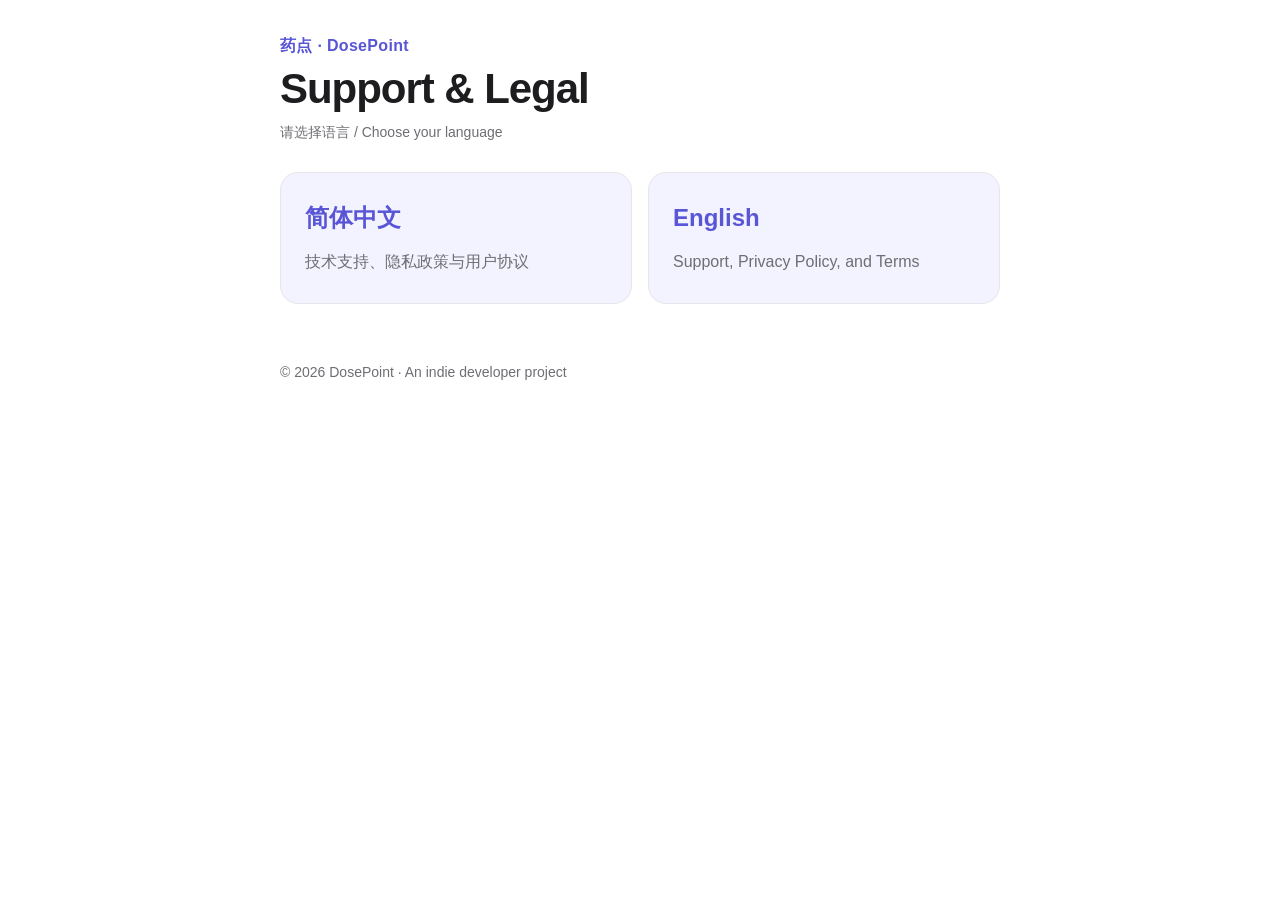
<file: index.html>
<!doctype html>
<html lang="zh-CN">
<head>
  <meta charset="utf-8">
  <meta name="viewport" content="width=device-width, initial-scale=1">
  <meta name="description" content="DosePoint support, privacy policy, and terms of service.">
  <title>DosePoint · Support & Legal</title>
  <link rel="stylesheet" href="style.css">
</head>
<body>
  <header>
    <p class="eyebrow">药点 · DosePoint</p>
    <h1>Support & Legal</h1>
    <p class="meta">请选择语言 / Choose your language</p>
  </header>
  <main class="language-grid">
    <a class="language-card" href="zh/">
      <strong>简体中文</strong>
      <span>技术支持、隐私政策与用户协议</span>
    </a>
    <a class="language-card" href="en/" lang="en">
      <strong>English</strong>
      <span>Support, Privacy Policy, and Terms</span>
    </a>
  </main>
  <footer>© 2026 DosePoint · An indie developer project</footer>
</body>
</html>
</file>
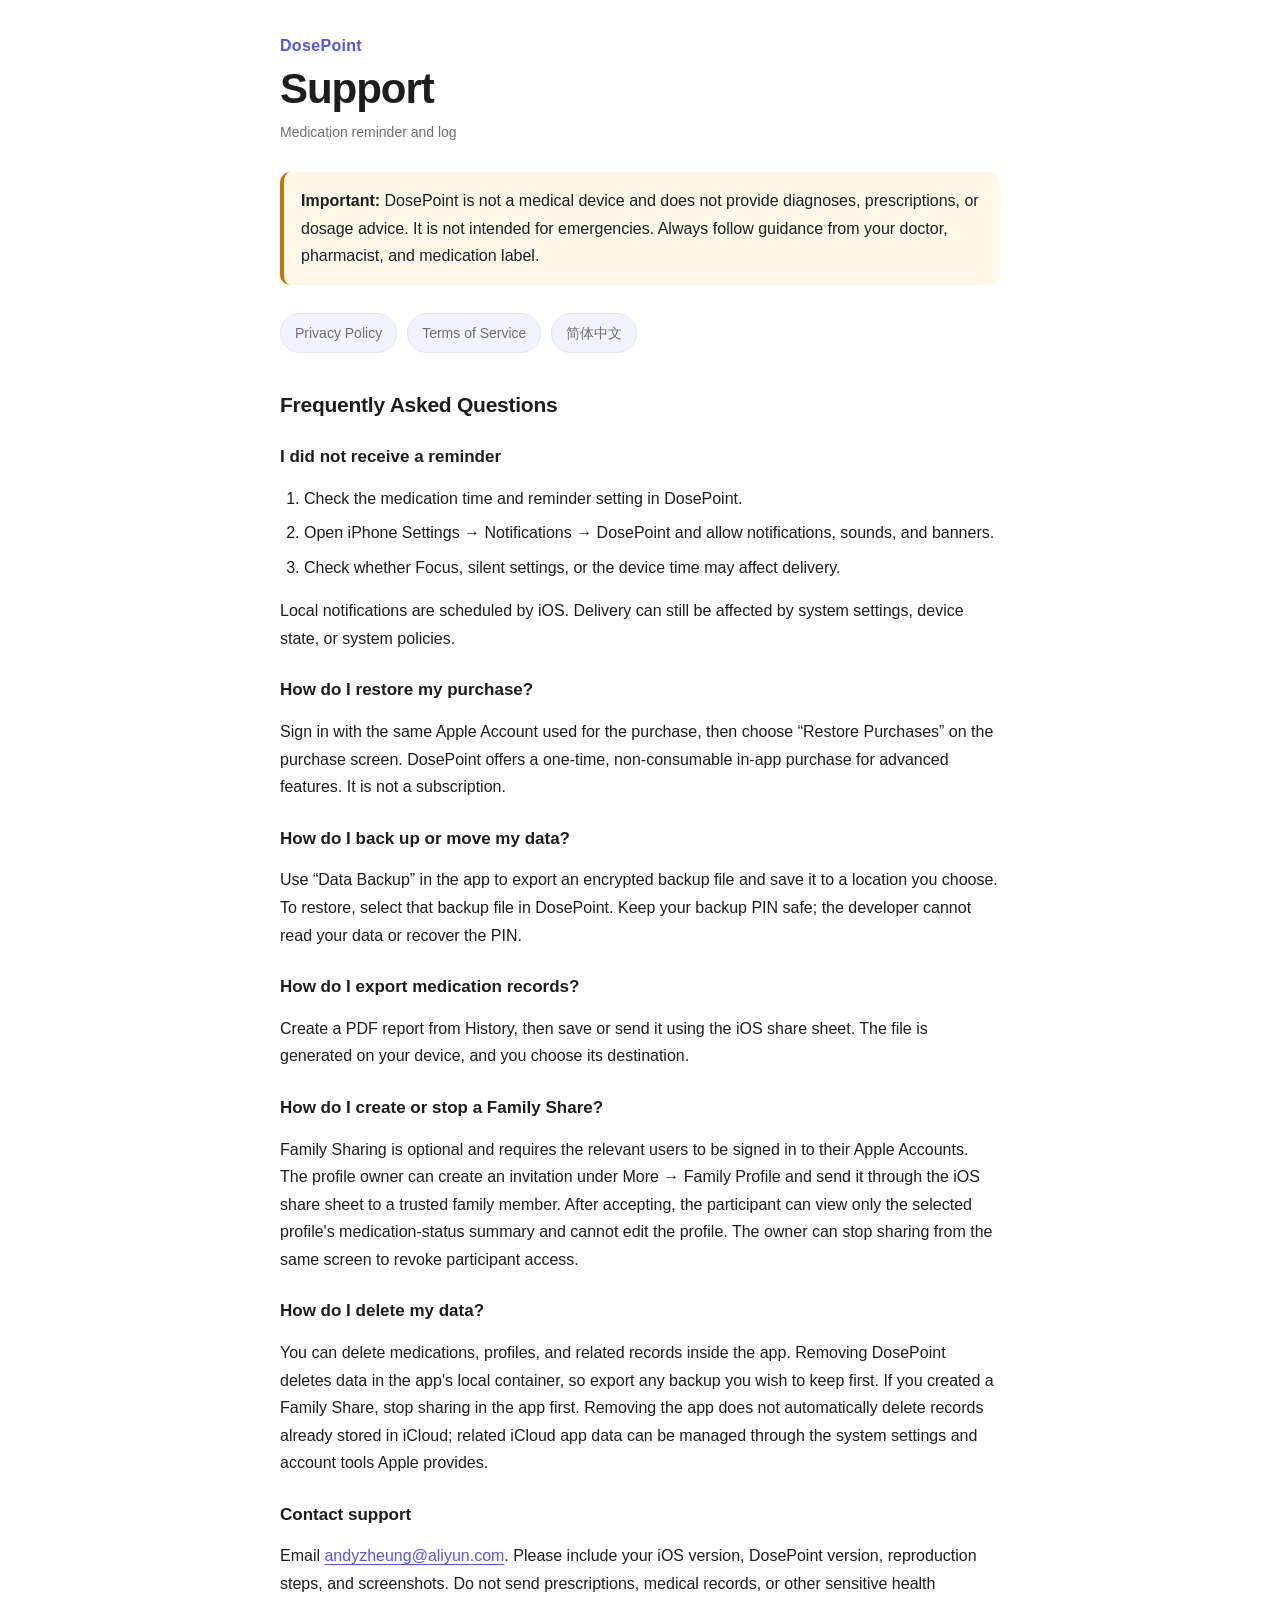
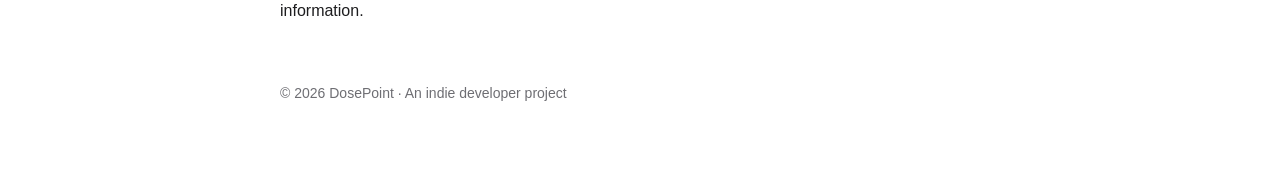
<file: en/index.html>
<!doctype html>
<html lang="en">
<head>
  <meta charset="utf-8">
  <meta name="viewport" content="width=device-width, initial-scale=1">
  <meta name="description" content="Official DosePoint support and frequently asked questions.">
  <title>Support · DosePoint</title>
  <link rel="stylesheet" href="../style.css">
</head>
<body>
  <header>
    <p class="eyebrow">DosePoint</p>
    <h1>Support</h1>
    <p class="meta">Medication reminder and log</p>
  </header>
  <div class="callout warning">
    <p><strong>Important:</strong> DosePoint is not a medical device and does not provide diagnoses, prescriptions, or dosage advice. It is not intended for emergencies. Always follow guidance from your doctor, pharmacist, and medication label.</p>
  </div>
  <nav class="nav" aria-label="Related pages">
    <a href="privacy.html">Privacy Policy</a>
    <a href="terms.html">Terms of Service</a>
    <a href="../zh/" hreflang="zh-CN">简体中文</a>
  </nav>
  <main>
    <h2>Frequently Asked Questions</h2>
    <h3>I did not receive a reminder</h3>
    <ol>
      <li>Check the medication time and reminder setting in DosePoint.</li>
      <li>Open iPhone Settings → Notifications → DosePoint and allow notifications, sounds, and banners.</li>
      <li>Check whether Focus, silent settings, or the device time may affect delivery.</li>
    </ol>
    <p>Local notifications are scheduled by iOS. Delivery can still be affected by system settings, device state, or system policies.</p>
    <h3>How do I restore my purchase?</h3>
    <p>Sign in with the same Apple Account used for the purchase, then choose “Restore Purchases” on the purchase screen. DosePoint offers a one-time, non-consumable in-app purchase for advanced features. It is not a subscription.</p>
    <h3>How do I back up or move my data?</h3>
    <p>Use “Data Backup” in the app to export an encrypted backup file and save it to a location you choose. To restore, select that backup file in DosePoint. Keep your backup PIN safe; the developer cannot read your data or recover the PIN.</p>
    <h3>How do I export medication records?</h3>
    <p>Create a PDF report from History, then save or send it using the iOS share sheet. The file is generated on your device, and you choose its destination.</p>
    <h3>How do I create or stop a Family Share?</h3>
    <p>Family Sharing is optional and requires the relevant users to be signed in to their Apple Accounts. The profile owner can create an invitation under More → Family Profile and send it through the iOS share sheet to a trusted family member. After accepting, the participant can view only the selected profile's medication-status summary and cannot edit the profile. The owner can stop sharing from the same screen to revoke participant access.</p>
    <h3>How do I delete my data?</h3>
    <p>You can delete medications, profiles, and related records inside the app. Removing DosePoint deletes data in the app's local container, so export any backup you wish to keep first. If you created a Family Share, stop sharing in the app first. Removing the app does not automatically delete records already stored in iCloud; related iCloud app data can be managed through the system settings and account tools Apple provides.</p>
    <h3>Contact support</h3>
    <p>Email <a href="mailto:andyzheung@aliyun.com?subject=DosePoint%20Support">andyzheung@aliyun.com</a>. Please include your iOS version, DosePoint version, reproduction steps, and screenshots. Do not send prescriptions, medical records, or other sensitive health information.</p>
  </main>
  <footer>© 2026 DosePoint · An indie developer project</footer>
</body>
</html>
</file>
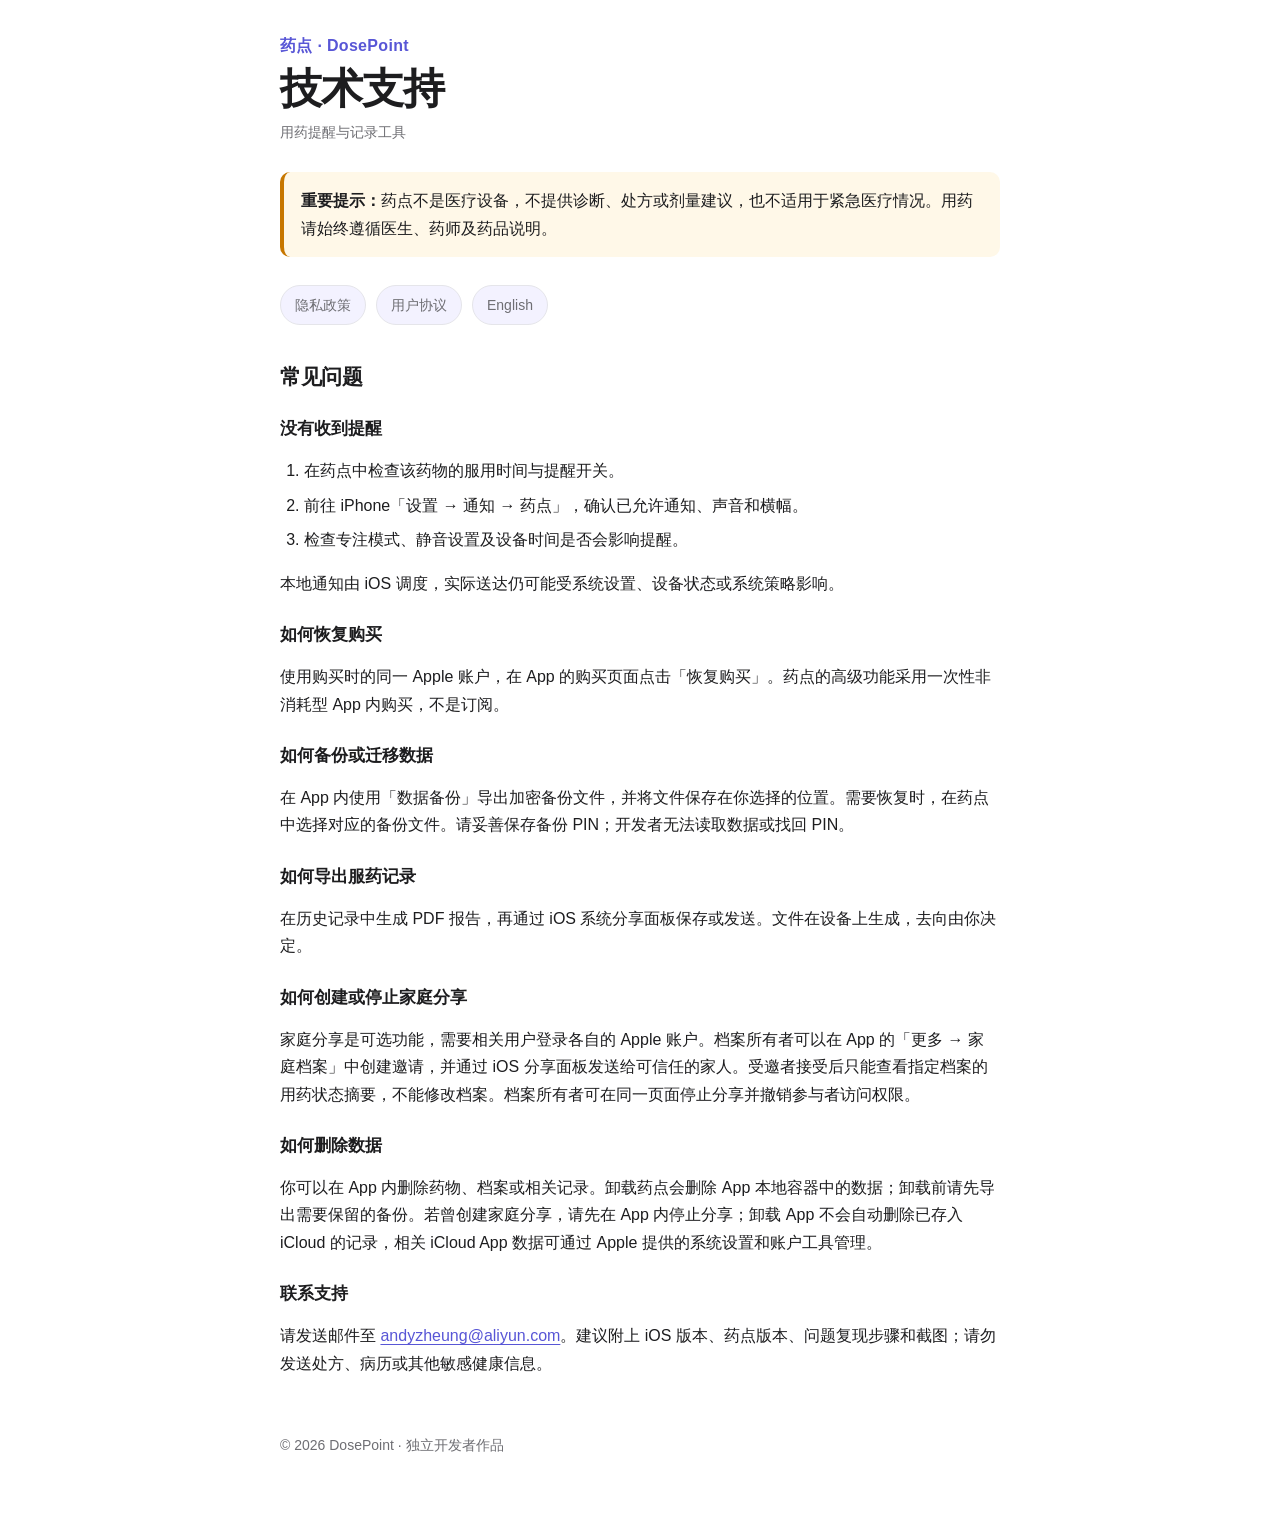
<file: zh/index.html>
<!doctype html>
<html lang="zh-CN">
<head>
  <meta charset="utf-8">
  <meta name="viewport" content="width=device-width, initial-scale=1">
  <meta name="description" content="药点 DosePoint 官方技术支持与常见问题。">
  <title>技术支持 · 药点 DosePoint</title>
  <link rel="stylesheet" href="../style.css">
</head>
<body>
  <header>
    <p class="eyebrow">药点 · DosePoint</p>
    <h1>技术支持</h1>
    <p class="meta">用药提醒与记录工具</p>
  </header>
  <div class="callout warning">
    <p><strong>重要提示：</strong>药点不是医疗设备，不提供诊断、处方或剂量建议，也不适用于紧急医疗情况。用药请始终遵循医生、药师及药品说明。</p>
  </div>
  <nav class="nav" aria-label="相关页面">
    <a href="privacy.html">隐私政策</a>
    <a href="terms.html">用户协议</a>
    <a href="../en/" hreflang="en">English</a>
  </nav>
  <main>
    <h2>常见问题</h2>
    <h3>没有收到提醒</h3>
    <ol>
      <li>在药点中检查该药物的服用时间与提醒开关。</li>
      <li>前往 iPhone「设置 → 通知 → 药点」，确认已允许通知、声音和横幅。</li>
      <li>检查专注模式、静音设置及设备时间是否会影响提醒。</li>
    </ol>
    <p>本地通知由 iOS 调度，实际送达仍可能受系统设置、设备状态或系统策略影响。</p>
    <h3>如何恢复购买</h3>
    <p>使用购买时的同一 Apple 账户，在 App 的购买页面点击「恢复购买」。药点的高级功能采用一次性非消耗型 App 内购买，不是订阅。</p>
    <h3>如何备份或迁移数据</h3>
    <p>在 App 内使用「数据备份」导出加密备份文件，并将文件保存在你选择的位置。需要恢复时，在药点中选择对应的备份文件。请妥善保存备份 PIN；开发者无法读取数据或找回 PIN。</p>
    <h3>如何导出服药记录</h3>
    <p>在历史记录中生成 PDF 报告，再通过 iOS 系统分享面板保存或发送。文件在设备上生成，去向由你决定。</p>
    <h3>如何创建或停止家庭分享</h3>
    <p>家庭分享是可选功能，需要相关用户登录各自的 Apple 账户。档案所有者可以在 App 的「更多 → 家庭档案」中创建邀请，并通过 iOS 分享面板发送给可信任的家人。受邀者接受后只能查看指定档案的用药状态摘要，不能修改档案。档案所有者可在同一页面停止分享并撤销参与者访问权限。</p>
    <h3>如何删除数据</h3>
    <p>你可以在 App 内删除药物、档案或相关记录。卸载药点会删除 App 本地容器中的数据；卸载前请先导出需要保留的备份。若曾创建家庭分享，请先在 App 内停止分享；卸载 App 不会自动删除已存入 iCloud 的记录，相关 iCloud App 数据可通过 Apple 提供的系统设置和账户工具管理。</p>
    <h3>联系支持</h3>
    <p>请发送邮件至 <a href="mailto:andyzheung@aliyun.com?subject=DosePoint%20Support">andyzheung@aliyun.com</a>。建议附上 iOS 版本、药点版本、问题复现步骤和截图；请勿发送处方、病历或其他敏感健康信息。</p>
  </main>
  <footer>© 2026 DosePoint · 独立开发者作品</footer>
</body>
</html>
</file>
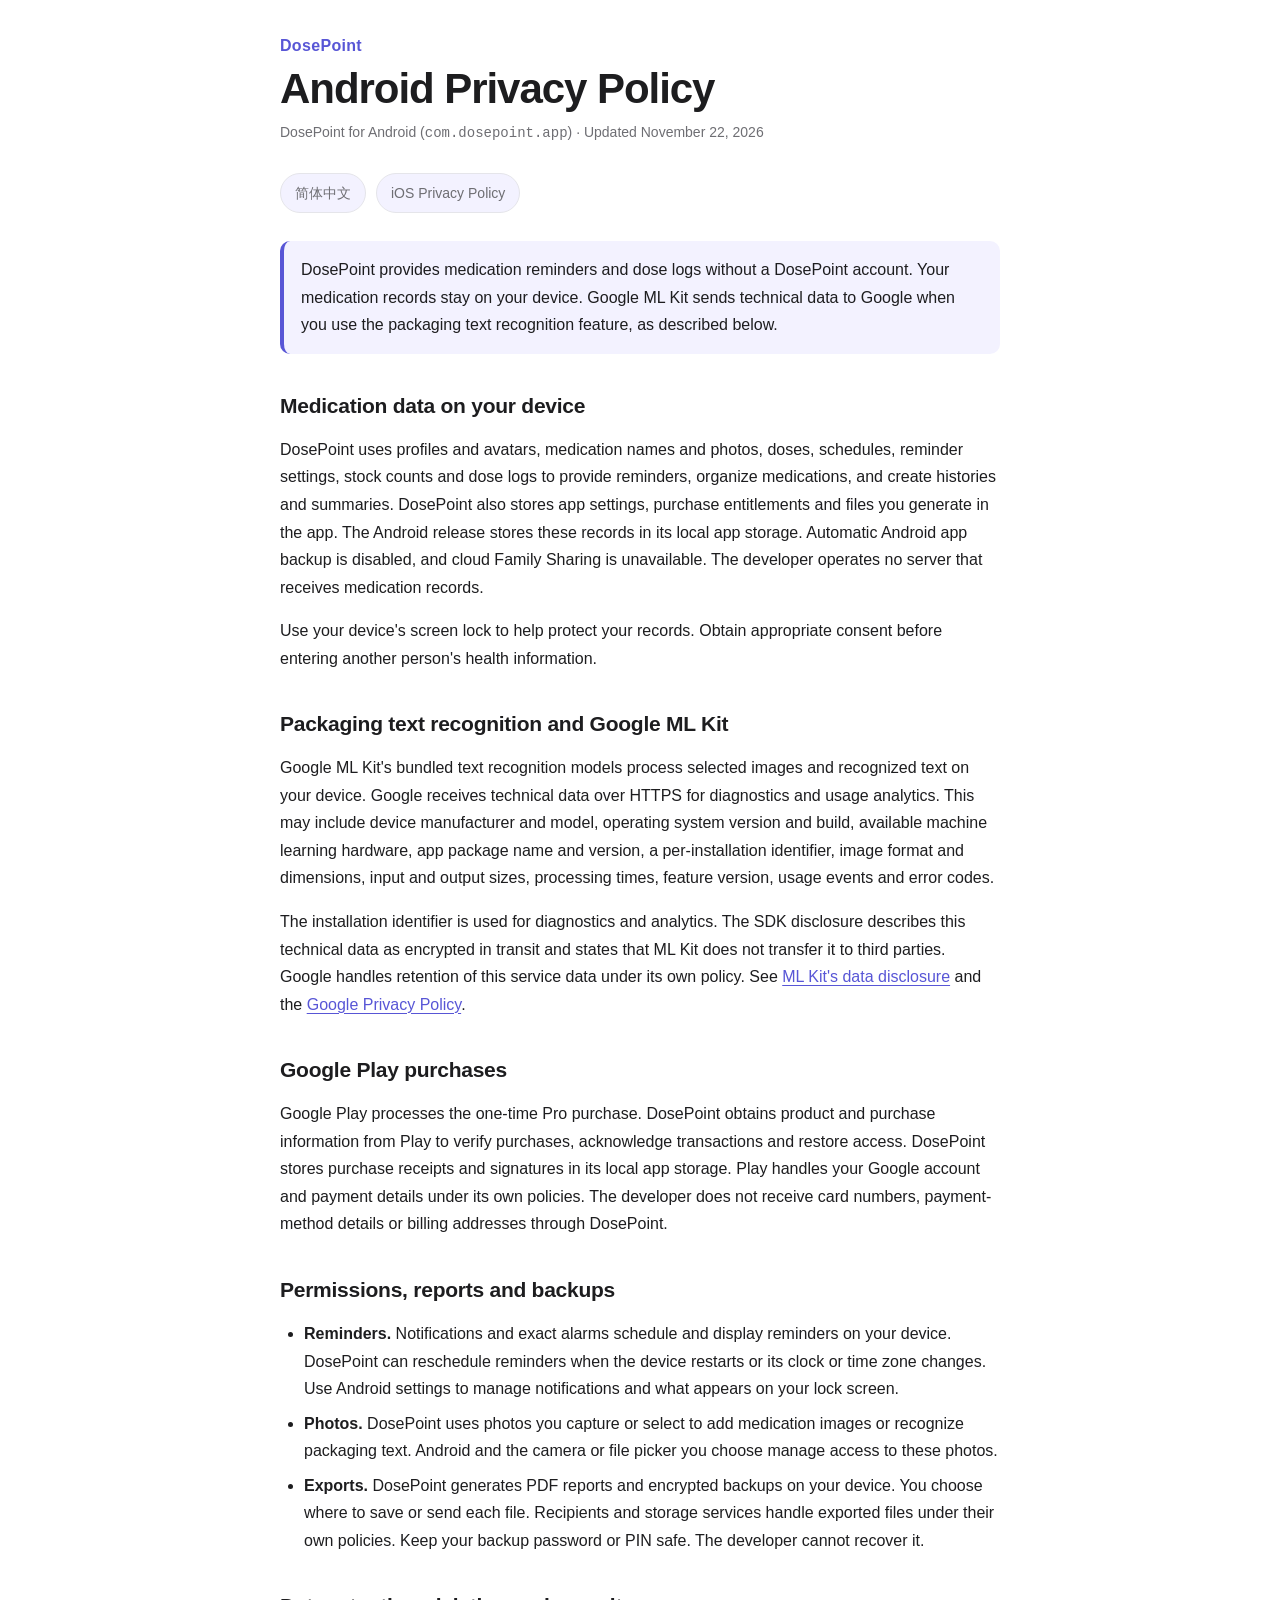
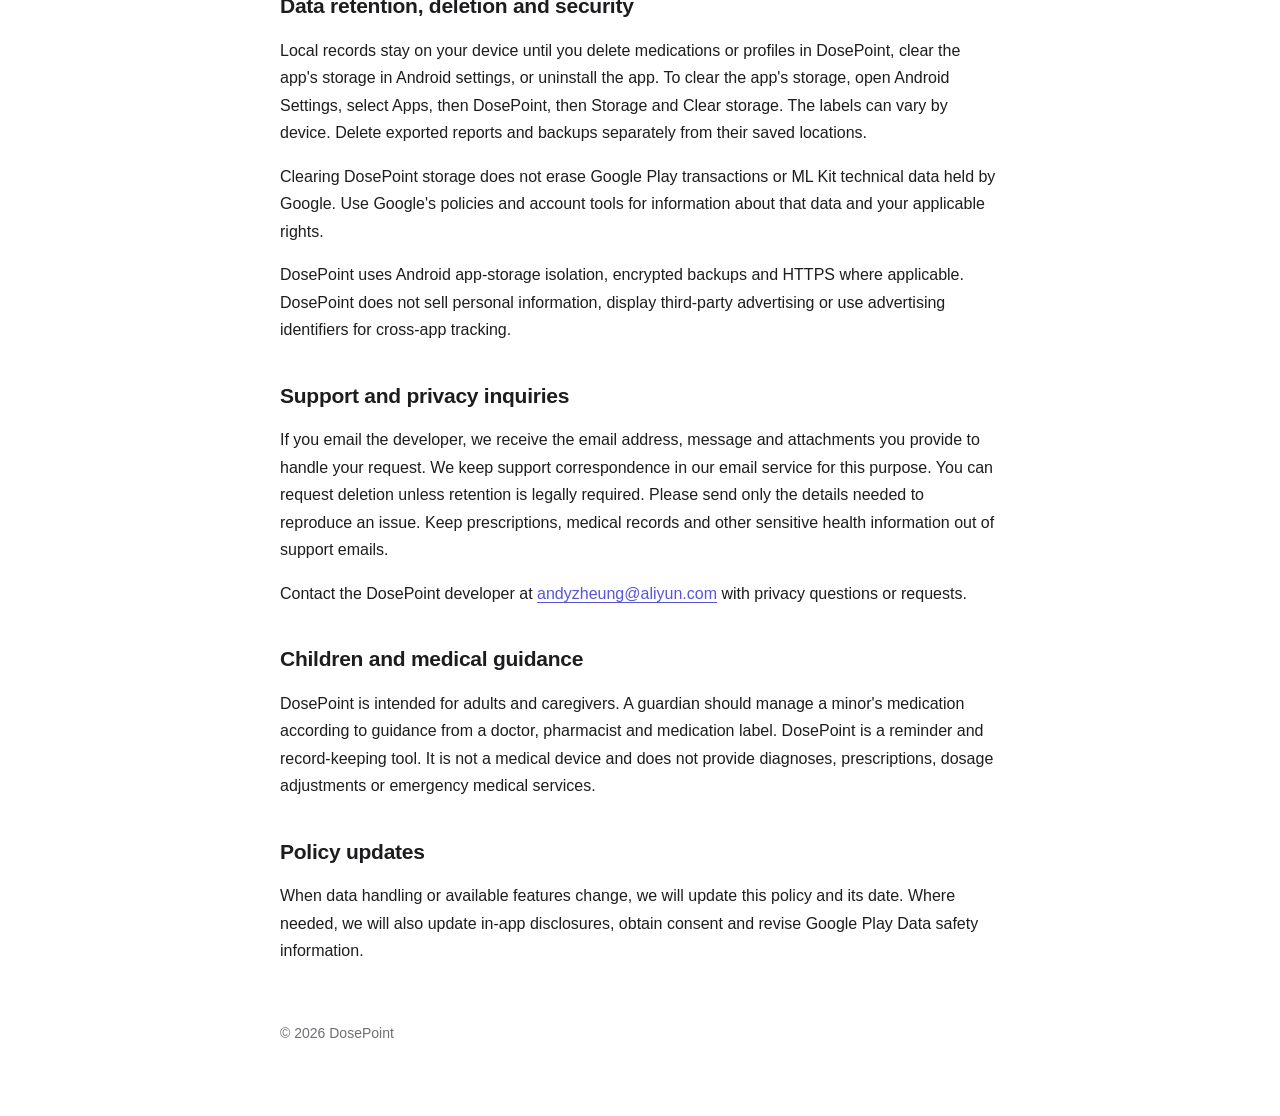
<file: en/android-privacy.html>
<!doctype html>
<html lang="en">
<head>
  <meta charset="utf-8">
  <meta name="viewport" content="width=device-width, initial-scale=1">
  <meta name="description" content="Privacy policy for DosePoint on Android.">
  <title>Android Privacy Policy · DosePoint</title>
  <link rel="stylesheet" href="../style.css">
  <link rel="alternate" hreflang="zh-CN" href="../zh/android-privacy.html">
</head>
<body>
  <header>
    <p class="eyebrow">DosePoint</p>
    <h1>Android Privacy Policy</h1>
    <p class="meta">DosePoint for Android (<code>com.dosepoint.app</code>) · Updated November 22, 2026</p>
  </header>
  <nav class="nav" aria-label="Related policies">
    <a href="../zh/android-privacy.html" hreflang="zh-CN" lang="zh-CN">简体中文</a>
    <a href="privacy.html">iOS Privacy Policy</a>
  </nav>
  <div class="callout">
    <p>DosePoint provides medication reminders and dose logs without a DosePoint account. Your medication records stay on your device. Google ML Kit sends technical data to Google when you use the packaging text recognition feature, as described below.</p>
  </div>
  <main>
    <h2>Medication data on your device</h2>
    <p>DosePoint uses profiles and avatars, medication names and photos, doses, schedules, reminder settings, stock counts and dose logs to provide reminders, organize medications, and create histories and summaries. DosePoint also stores app settings, purchase entitlements and files you generate in the app. The Android release stores these records in its local app storage. Automatic Android app backup is disabled, and cloud Family Sharing is unavailable. The developer operates no server that receives medication records.</p>
    <p>Use your device's screen lock to help protect your records. Obtain appropriate consent before entering another person's health information.</p>

    <h2>Packaging text recognition and Google ML Kit</h2>
    <p>Google ML Kit's bundled text recognition models process selected images and recognized text on your device. Google receives technical data over HTTPS for diagnostics and usage analytics. This may include device manufacturer and model, operating system version and build, available machine learning hardware, app package name and version, a per-installation identifier, image format and dimensions, input and output sizes, processing times, feature version, usage events and error codes.</p>
    <p>The installation identifier is used for diagnostics and analytics. The SDK disclosure describes this technical data as encrypted in transit and states that ML Kit does not transfer it to third parties. Google handles retention of this service data under its own policy. See <a href="https://developers.google.com/ml-kit/android-data-disclosure">ML Kit's data disclosure</a> and the <a href="https://policies.google.com/privacy">Google Privacy Policy</a>.</p>

    <h2>Google Play purchases</h2>
    <p>Google Play processes the one-time Pro purchase. DosePoint obtains product and purchase information from Play to verify purchases, acknowledge transactions and restore access. DosePoint stores purchase receipts and signatures in its local app storage. Play handles your Google account and payment details under its own policies. The developer does not receive card numbers, payment-method details or billing addresses through DosePoint.</p>

    <h2>Permissions, reports and backups</h2>
    <ul>
      <li><strong>Reminders.</strong> Notifications and exact alarms schedule and display reminders on your device. DosePoint can reschedule reminders when the device restarts or its clock or time zone changes. Use Android settings to manage notifications and what appears on your lock screen.</li>
      <li><strong>Photos.</strong> DosePoint uses photos you capture or select to add medication images or recognize packaging text. Android and the camera or file picker you choose manage access to these photos.</li>
      <li><strong>Exports.</strong> DosePoint generates PDF reports and encrypted backups on your device. You choose where to save or send each file. Recipients and storage services handle exported files under their own policies. Keep your backup password or PIN safe. The developer cannot recover it.</li>
    </ul>

    <h2>Data retention, deletion and security</h2>
    <p>Local records stay on your device until you delete medications or profiles in DosePoint, clear the app's storage in Android settings, or uninstall the app. To clear the app's storage, open Android Settings, select Apps, then DosePoint, then Storage and Clear storage. The labels can vary by device. Delete exported reports and backups separately from their saved locations.</p>
    <p>Clearing DosePoint storage does not erase Google Play transactions or ML Kit technical data held by Google. Use Google's policies and account tools for information about that data and your applicable rights.</p>
    <p>DosePoint uses Android app-storage isolation, encrypted backups and HTTPS where applicable. DosePoint does not sell personal information, display third-party advertising or use advertising identifiers for cross-app tracking.</p>

    <h2>Support and privacy inquiries</h2>
    <p>If you email the developer, we receive the email address, message and attachments you provide to handle your request. We keep support correspondence in our email service for this purpose. You can request deletion unless retention is legally required. Please send only the details needed to reproduce an issue. Keep prescriptions, medical records and other sensitive health information out of support emails.</p>
    <p>Contact the DosePoint developer at <a href="mailto:andyzheung@aliyun.com?subject=DosePoint%20Android%20Privacy">andyzheung@aliyun.com</a> with privacy questions or requests.</p>

    <h2>Children and medical guidance</h2>
    <p>DosePoint is intended for adults and caregivers. A guardian should manage a minor's medication according to guidance from a doctor, pharmacist and medication label. DosePoint is a reminder and record-keeping tool. It is not a medical device and does not provide diagnoses, prescriptions, dosage adjustments or emergency medical services.</p>

    <h2>Policy updates</h2>
    <p>When data handling or available features change, we will update this policy and its date. Where needed, we will also update in-app disclosures, obtain consent and revise Google Play Data safety information.</p>
  </main>
  <footer>© 2026 DosePoint</footer>
</body>
</html>
</file>
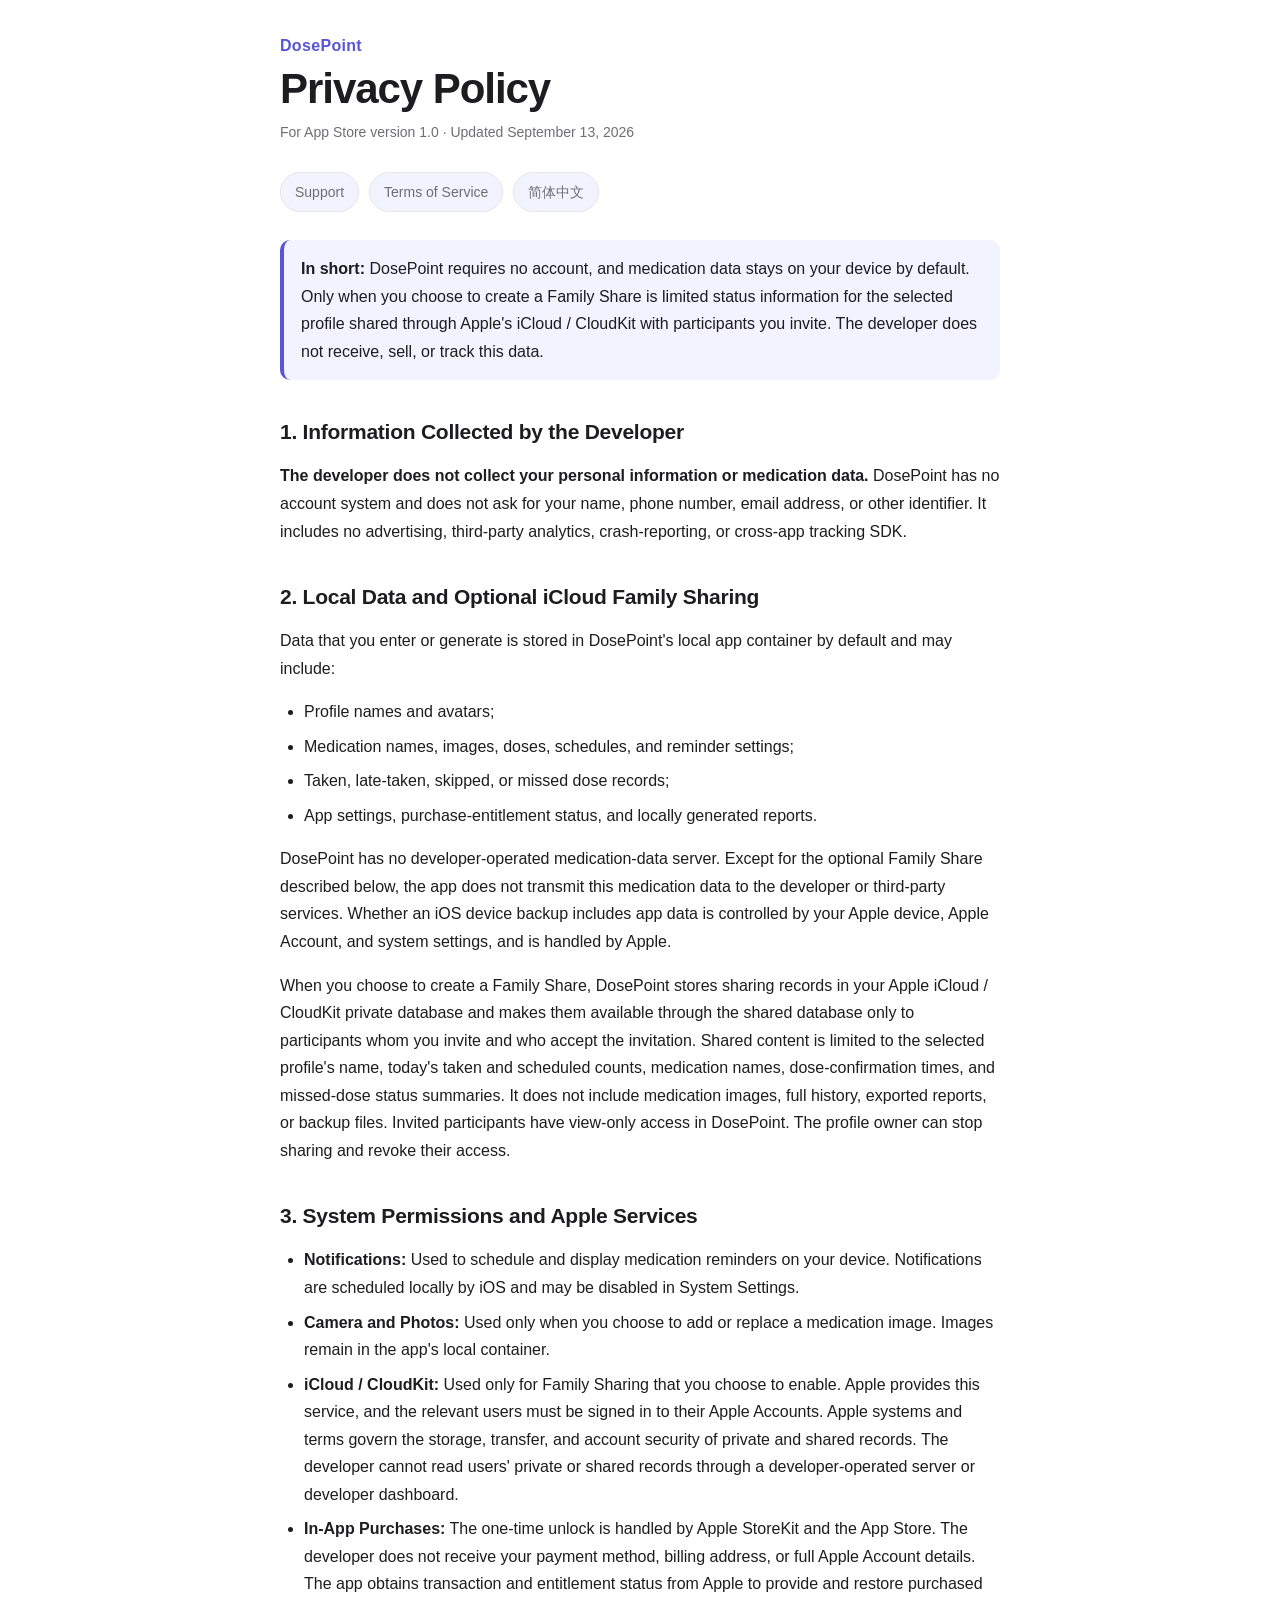
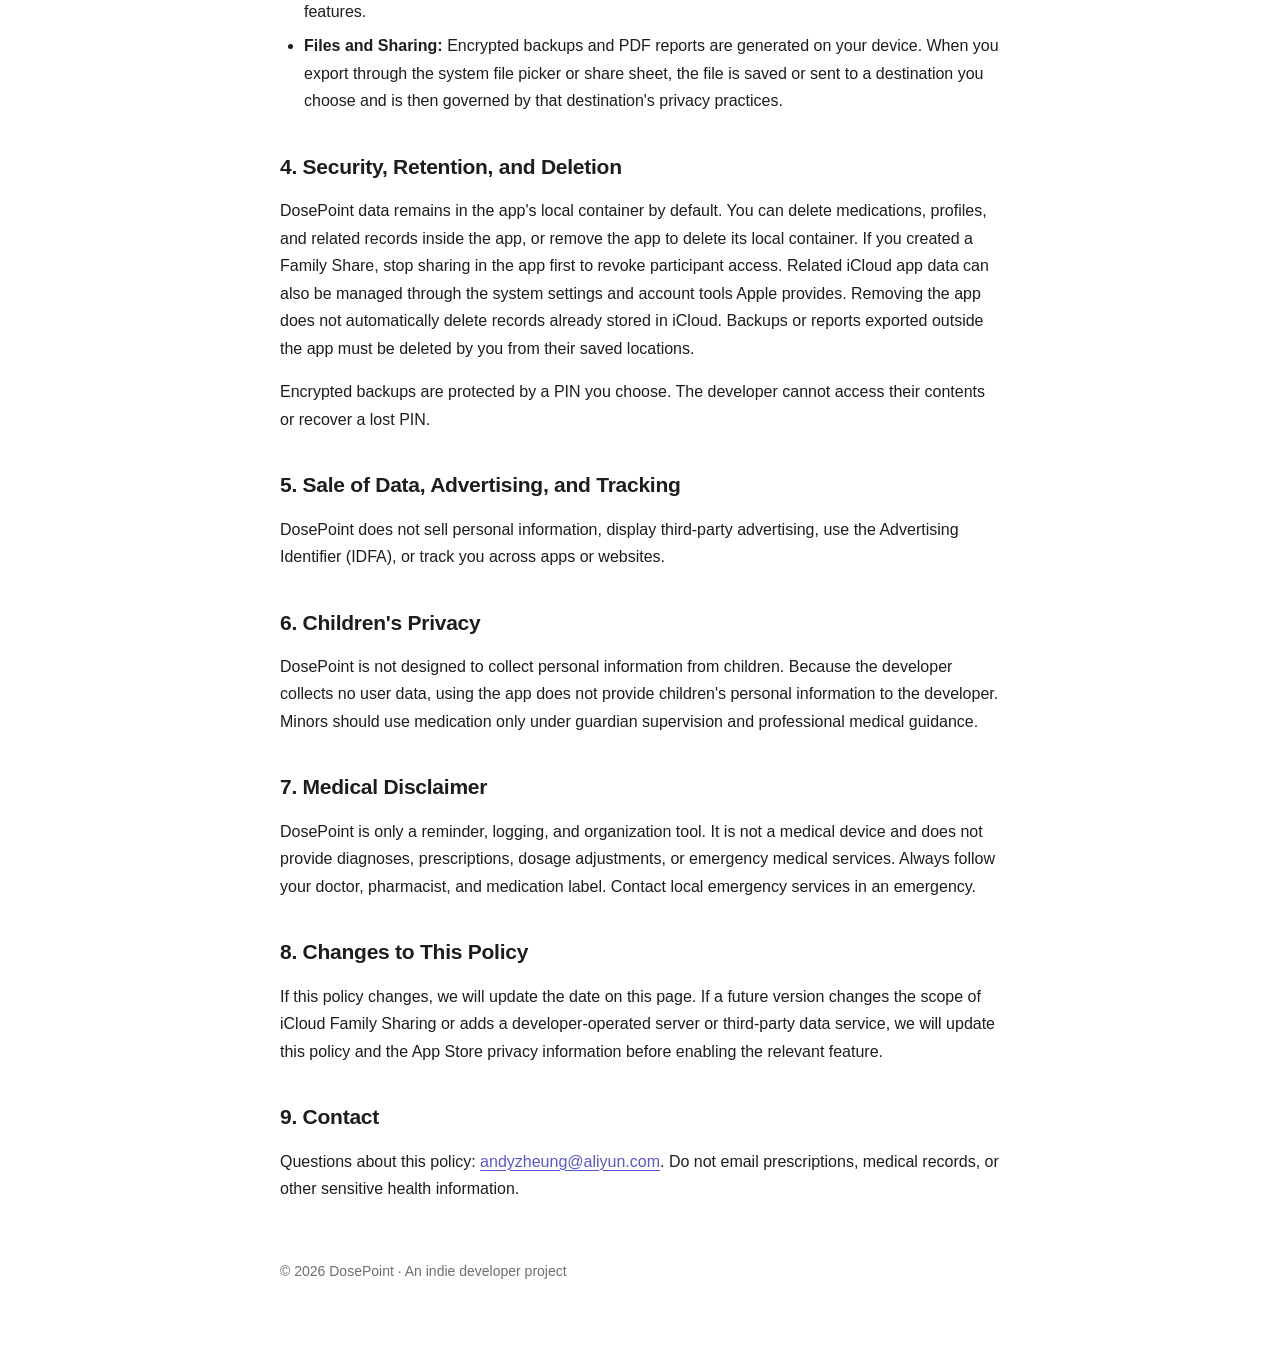
<file: en/privacy.html>
<!doctype html>
<html lang="en">
<head>
  <meta charset="utf-8">
  <meta name="viewport" content="width=device-width, initial-scale=1">
  <meta name="description" content="DosePoint Privacy Policy.">
  <title>Privacy Policy · DosePoint</title>
  <link rel="stylesheet" href="../style.css">
</head>
<body>
  <header>
    <p class="eyebrow">DosePoint</p>
    <h1>Privacy Policy</h1>
    <p class="meta">For App Store version 1.0 · Updated September 13, 2026</p>
  </header>
  <nav class="nav" aria-label="Related pages">
    <a href="index.html">Support</a>
    <a href="terms.html">Terms of Service</a>
    <a href="../zh/privacy.html" hreflang="zh-CN">简体中文</a>
  </nav>
  <div class="callout">
    <p><strong>In short:</strong> DosePoint requires no account, and medication data stays on your device by default. Only when you choose to create a Family Share is limited status information for the selected profile shared through Apple's iCloud / CloudKit with participants you invite. The developer does not receive, sell, or track this data.</p>
  </div>
  <main>
    <h2>1. Information Collected by the Developer</h2>
    <p><strong>The developer does not collect your personal information or medication data.</strong> DosePoint has no account system and does not ask for your name, phone number, email address, or other identifier. It includes no advertising, third-party analytics, crash-reporting, or cross-app tracking SDK.</p>
    <h2>2. Local Data and Optional iCloud Family Sharing</h2>
    <p>Data that you enter or generate is stored in DosePoint's local app container by default and may include:</p>
    <ul>
      <li>Profile names and avatars;</li>
      <li>Medication names, images, doses, schedules, and reminder settings;</li>
      <li>Taken, late-taken, skipped, or missed dose records;</li>
      <li>App settings, purchase-entitlement status, and locally generated reports.</li>
    </ul>
    <p>DosePoint has no developer-operated medication-data server. Except for the optional Family Share described below, the app does not transmit this medication data to the developer or third-party services. Whether an iOS device backup includes app data is controlled by your Apple device, Apple Account, and system settings, and is handled by Apple.</p>
    <p>When you choose to create a Family Share, DosePoint stores sharing records in your Apple iCloud / CloudKit private database and makes them available through the shared database only to participants whom you invite and who accept the invitation. Shared content is limited to the selected profile's name, today's taken and scheduled counts, medication names, dose-confirmation times, and missed-dose status summaries. It does not include medication images, full history, exported reports, or backup files. Invited participants have view-only access in DosePoint. The profile owner can stop sharing and revoke their access.</p>
    <h2>3. System Permissions and Apple Services</h2>
    <ul>
      <li><strong>Notifications:</strong> Used to schedule and display medication reminders on your device. Notifications are scheduled locally by iOS and may be disabled in System Settings.</li>
      <li><strong>Camera and Photos:</strong> Used only when you choose to add or replace a medication image. Images remain in the app's local container.</li>
      <li><strong>iCloud / CloudKit:</strong> Used only for Family Sharing that you choose to enable. Apple provides this service, and the relevant users must be signed in to their Apple Accounts. Apple systems and terms govern the storage, transfer, and account security of private and shared records. The developer cannot read users' private or shared records through a developer-operated server or developer dashboard.</li>
      <li><strong>In-App Purchases:</strong> The one-time unlock is handled by Apple StoreKit and the App Store. The developer does not receive your payment method, billing address, or full Apple Account details. The app obtains transaction and entitlement status from Apple to provide and restore purchased features.</li>
      <li><strong>Files and Sharing:</strong> Encrypted backups and PDF reports are generated on your device. When you export through the system file picker or share sheet, the file is saved or sent to a destination you choose and is then governed by that destination's privacy practices.</li>
    </ul>
    <h2>4. Security, Retention, and Deletion</h2>
    <p>DosePoint data remains in the app's local container by default. You can delete medications, profiles, and related records inside the app, or remove the app to delete its local container. If you created a Family Share, stop sharing in the app first to revoke participant access. Related iCloud app data can also be managed through the system settings and account tools Apple provides. Removing the app does not automatically delete records already stored in iCloud. Backups or reports exported outside the app must be deleted by you from their saved locations.</p>
    <p>Encrypted backups are protected by a PIN you choose. The developer cannot access their contents or recover a lost PIN.</p>
    <h2>5. Sale of Data, Advertising, and Tracking</h2>
    <p>DosePoint does not sell personal information, display third-party advertising, use the Advertising Identifier (IDFA), or track you across apps or websites.</p>
    <h2>6. Children's Privacy</h2>
    <p>DosePoint is not designed to collect personal information from children. Because the developer collects no user data, using the app does not provide children's personal information to the developer. Minors should use medication only under guardian supervision and professional medical guidance.</p>
    <h2>7. Medical Disclaimer</h2>
    <p>DosePoint is only a reminder, logging, and organization tool. It is not a medical device and does not provide diagnoses, prescriptions, dosage adjustments, or emergency medical services. Always follow your doctor, pharmacist, and medication label. Contact local emergency services in an emergency.</p>
    <h2>8. Changes to This Policy</h2>
    <p>If this policy changes, we will update the date on this page. If a future version changes the scope of iCloud Family Sharing or adds a developer-operated server or third-party data service, we will update this policy and the App Store privacy information before enabling the relevant feature.</p>
    <h2>9. Contact</h2>
    <p>Questions about this policy: <a href="mailto:andyzheung@aliyun.com?subject=DosePoint%20Privacy">andyzheung@aliyun.com</a>. Do not email prescriptions, medical records, or other sensitive health information.</p>
  </main>
  <footer>© 2026 DosePoint · An indie developer project</footer>
</body>
</html>
</file>
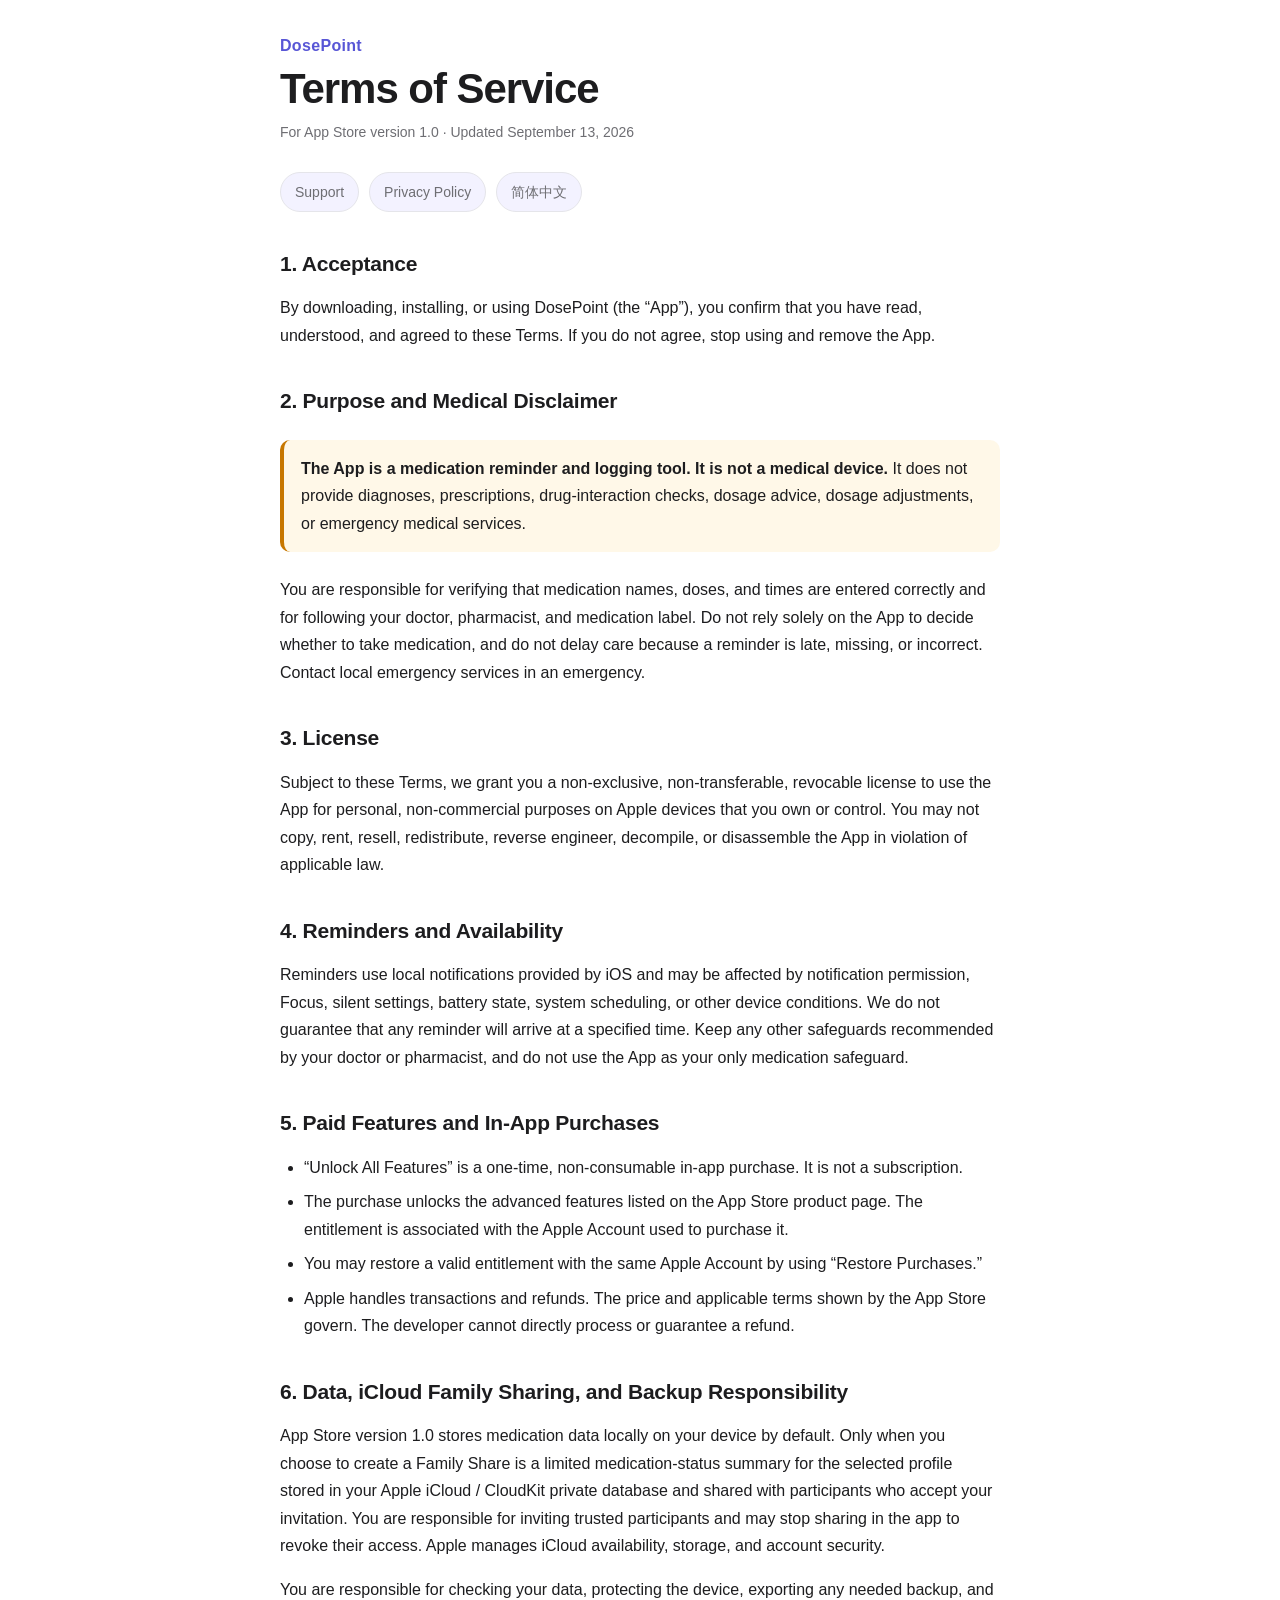
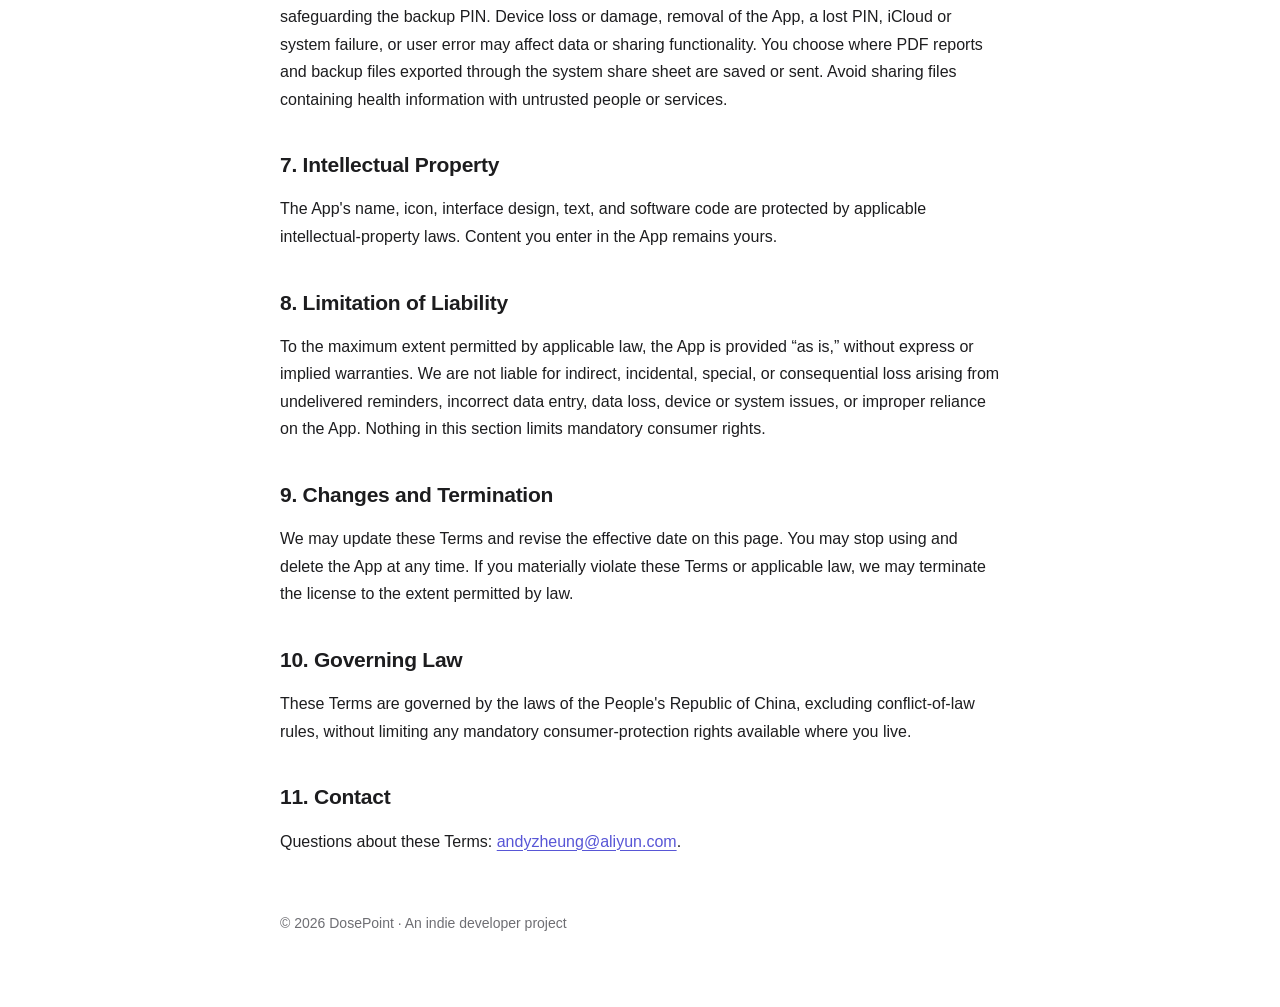
<file: en/terms.html>
<!doctype html>
<html lang="en">
<head>
  <meta charset="utf-8">
  <meta name="viewport" content="width=device-width, initial-scale=1">
  <meta name="description" content="DosePoint Terms of Service.">
  <title>Terms of Service · DosePoint</title>
  <link rel="stylesheet" href="../style.css">
</head>
<body>
  <header><p class="eyebrow">DosePoint</p><h1>Terms of Service</h1><p class="meta">For App Store version 1.0 · Updated September 13, 2026</p></header>
  <nav class="nav" aria-label="Related pages"><a href="index.html">Support</a><a href="privacy.html">Privacy Policy</a><a href="../zh/terms.html" hreflang="zh-CN">简体中文</a></nav>
  <main>
    <h2>1. Acceptance</h2><p>By downloading, installing, or using DosePoint (the “App”), you confirm that you have read, understood, and agreed to these Terms. If you do not agree, stop using and remove the App.</p>
    <h2>2. Purpose and Medical Disclaimer</h2><div class="callout warning"><p><strong>The App is a medication reminder and logging tool. It is not a medical device.</strong> It does not provide diagnoses, prescriptions, drug-interaction checks, dosage advice, dosage adjustments, or emergency medical services.</p></div><p>You are responsible for verifying that medication names, doses, and times are entered correctly and for following your doctor, pharmacist, and medication label. Do not rely solely on the App to decide whether to take medication, and do not delay care because a reminder is late, missing, or incorrect. Contact local emergency services in an emergency.</p>
    <h2>3. License</h2><p>Subject to these Terms, we grant you a non-exclusive, non-transferable, revocable license to use the App for personal, non-commercial purposes on Apple devices that you own or control. You may not copy, rent, resell, redistribute, reverse engineer, decompile, or disassemble the App in violation of applicable law.</p>
    <h2>4. Reminders and Availability</h2><p>Reminders use local notifications provided by iOS and may be affected by notification permission, Focus, silent settings, battery state, system scheduling, or other device conditions. We do not guarantee that any reminder will arrive at a specified time. Keep any other safeguards recommended by your doctor or pharmacist, and do not use the App as your only medication safeguard.</p>
    <h2>5. Paid Features and In-App Purchases</h2><ul><li>“Unlock All Features” is a one-time, non-consumable in-app purchase. It is not a subscription.</li><li>The purchase unlocks the advanced features listed on the App Store product page. The entitlement is associated with the Apple Account used to purchase it.</li><li>You may restore a valid entitlement with the same Apple Account by using “Restore Purchases.”</li><li>Apple handles transactions and refunds. The price and applicable terms shown by the App Store govern. The developer cannot directly process or guarantee a refund.</li></ul>
    <h2>6. Data, iCloud Family Sharing, and Backup Responsibility</h2><p>App Store version 1.0 stores medication data locally on your device by default. Only when you choose to create a Family Share is a limited medication-status summary for the selected profile stored in your Apple iCloud / CloudKit private database and shared with participants who accept your invitation. You are responsible for inviting trusted participants and may stop sharing in the app to revoke their access. Apple manages iCloud availability, storage, and account security.</p><p>You are responsible for checking your data, protecting the device, exporting any needed backup, and safeguarding the backup PIN. Device loss or damage, removal of the App, a lost PIN, iCloud or system failure, or user error may affect data or sharing functionality. You choose where PDF reports and backup files exported through the system share sheet are saved or sent. Avoid sharing files containing health information with untrusted people or services.</p>
    <h2>7. Intellectual Property</h2><p>The App's name, icon, interface design, text, and software code are protected by applicable intellectual-property laws. Content you enter in the App remains yours.</p>
    <h2>8. Limitation of Liability</h2><p>To the maximum extent permitted by applicable law, the App is provided “as is,” without express or implied warranties. We are not liable for indirect, incidental, special, or consequential loss arising from undelivered reminders, incorrect data entry, data loss, device or system issues, or improper reliance on the App. Nothing in this section limits mandatory consumer rights.</p>
    <h2>9. Changes and Termination</h2><p>We may update these Terms and revise the effective date on this page. You may stop using and delete the App at any time. If you materially violate these Terms or applicable law, we may terminate the license to the extent permitted by law.</p>
    <h2>10. Governing Law</h2><p>These Terms are governed by the laws of the People's Republic of China, excluding conflict-of-law rules, without limiting any mandatory consumer-protection rights available where you live.</p>
    <h2>11. Contact</h2><p>Questions about these Terms: <a href="mailto:andyzheung@aliyun.com?subject=DosePoint%20Terms">andyzheung@aliyun.com</a>.</p>
  </main>
  <footer>© 2026 DosePoint · An indie developer project</footer>
</body>
</html>
</file>
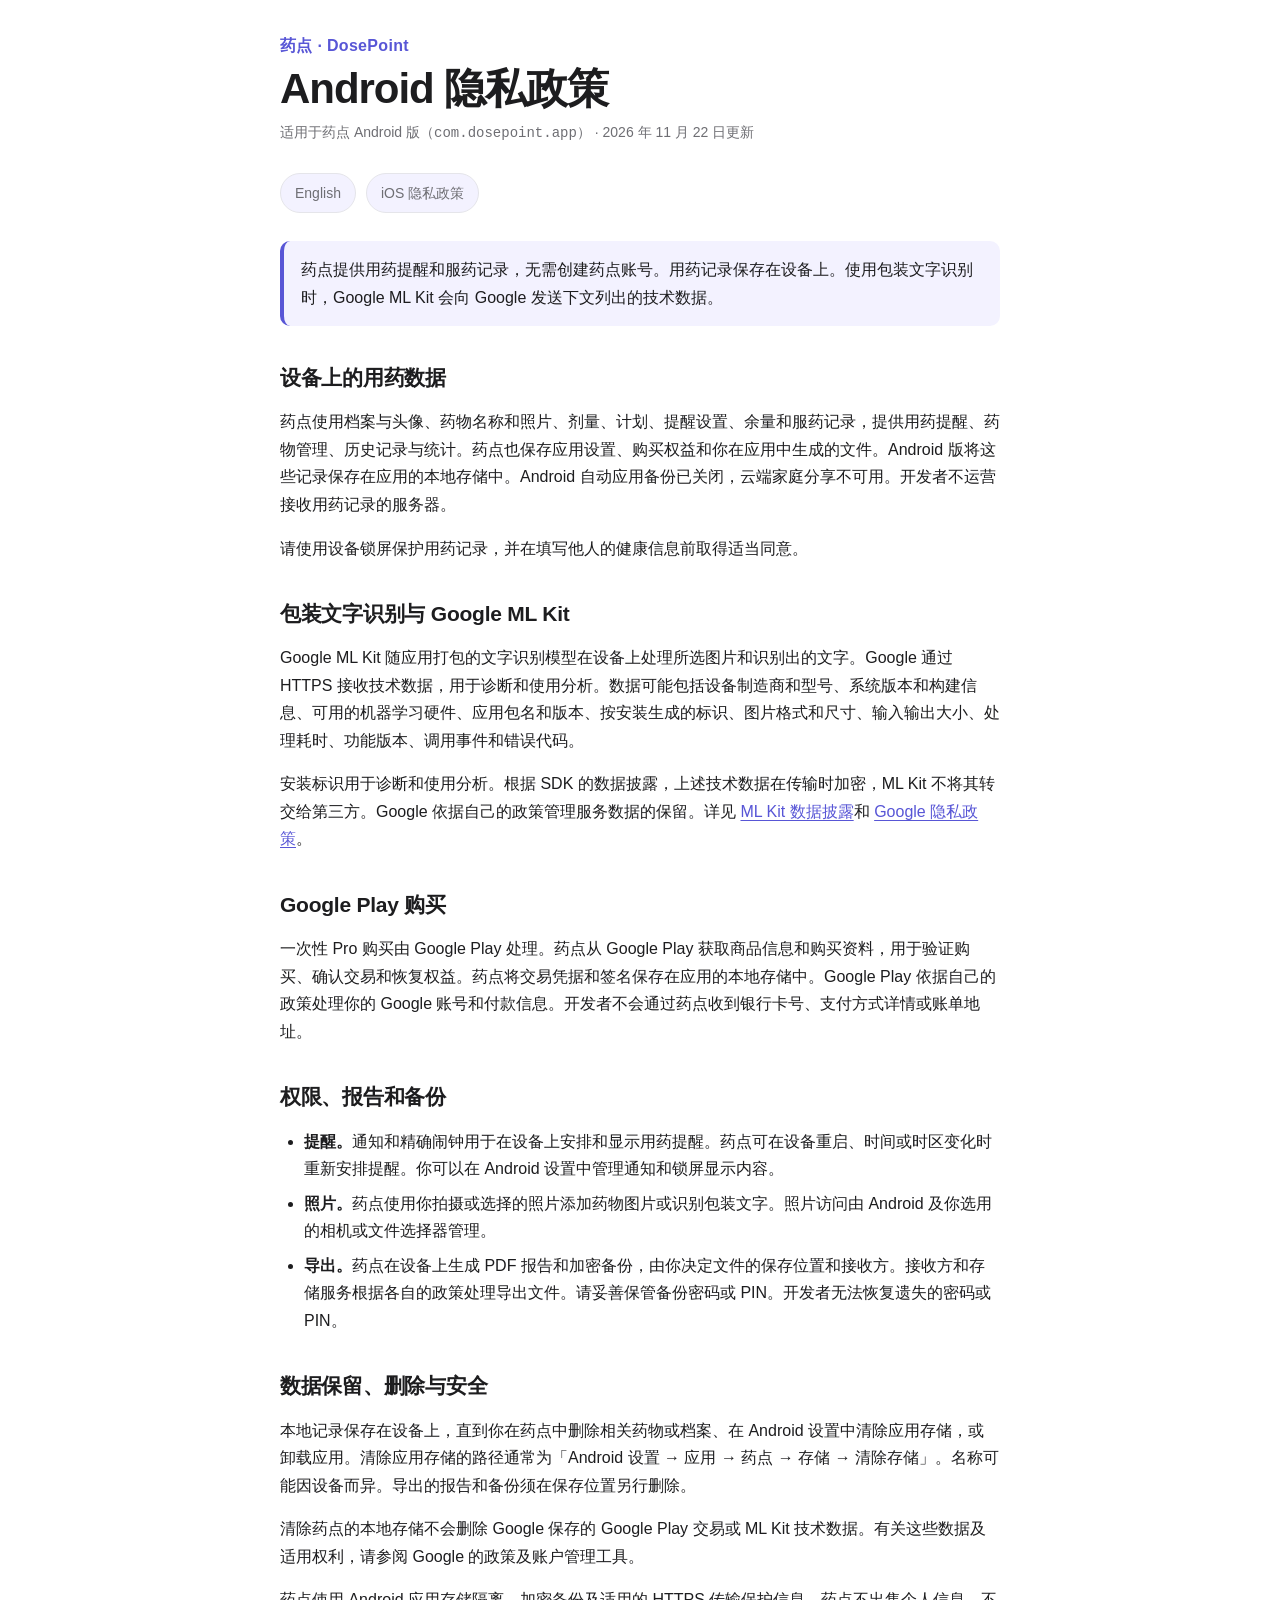
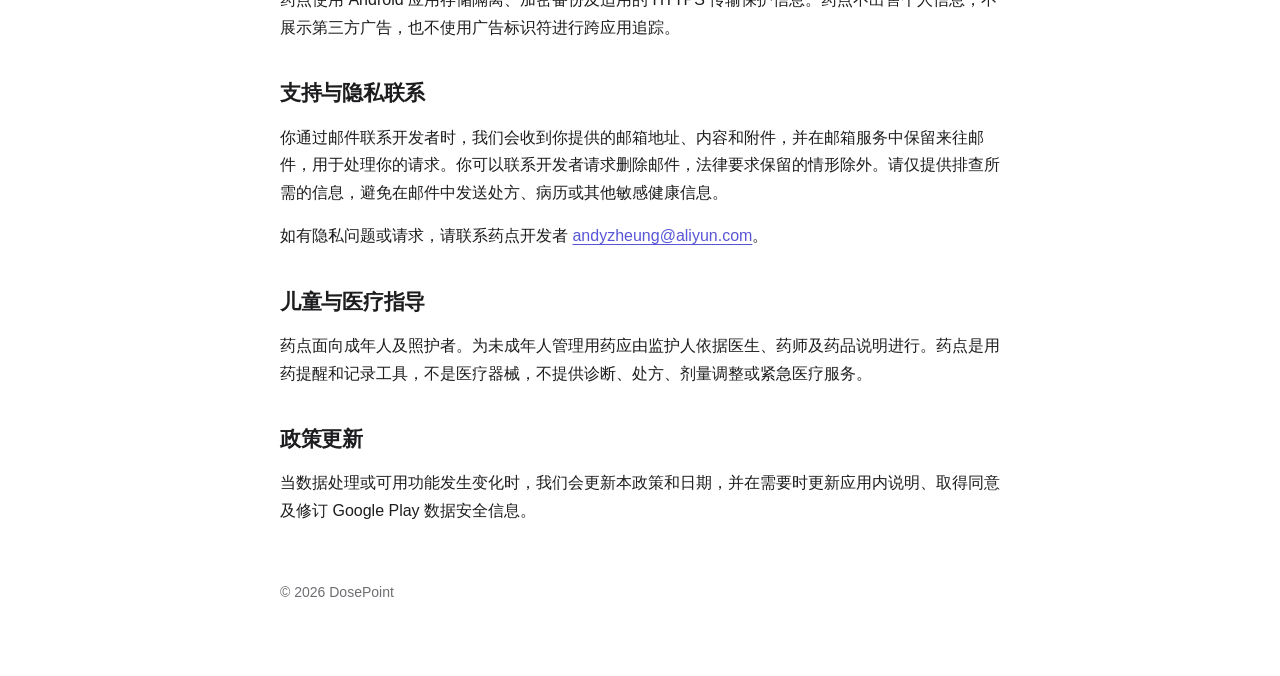
<file: zh/android-privacy.html>
<!doctype html>
<html lang="zh-CN">
<head>
  <meta charset="utf-8">
  <meta name="viewport" content="width=device-width, initial-scale=1">
  <meta name="description" content="药点 DosePoint Android 版隐私政策。">
  <title>Android 隐私政策 · 药点 DosePoint</title>
  <link rel="stylesheet" href="../style.css">
  <link rel="alternate" hreflang="en" href="../en/android-privacy.html">
</head>
<body>
  <header>
    <p class="eyebrow">药点 · DosePoint</p>
    <h1>Android 隐私政策</h1>
    <p class="meta">适用于药点 Android 版（<code>com.dosepoint.app</code>） · 2026 年 11 月 22 日更新</p>
  </header>
  <nav class="nav" aria-label="相关政策">
    <a href="../en/android-privacy.html" hreflang="en" lang="en">English</a>
    <a href="privacy.html">iOS 隐私政策</a>
  </nav>
  <div class="callout">
    <p>药点提供用药提醒和服药记录，无需创建药点账号。用药记录保存在设备上。使用包装文字识别时，Google ML Kit 会向 Google 发送下文列出的技术数据。</p>
  </div>
  <main>
    <h2>设备上的用药数据</h2>
    <p>药点使用档案与头像、药物名称和照片、剂量、计划、提醒设置、余量和服药记录，提供用药提醒、药物管理、历史记录与统计。药点也保存应用设置、购买权益和你在应用中生成的文件。Android 版将这些记录保存在应用的本地存储中。Android 自动应用备份已关闭，云端家庭分享不可用。开发者不运营接收用药记录的服务器。</p>
    <p>请使用设备锁屏保护用药记录，并在填写他人的健康信息前取得适当同意。</p>

    <h2>包装文字识别与 Google ML Kit</h2>
    <p>Google ML Kit 随应用打包的文字识别模型在设备上处理所选图片和识别出的文字。Google 通过 HTTPS 接收技术数据，用于诊断和使用分析。数据可能包括设备制造商和型号、系统版本和构建信息、可用的机器学习硬件、应用包名和版本、按安装生成的标识、图片格式和尺寸、输入输出大小、处理耗时、功能版本、调用事件和错误代码。</p>
    <p>安装标识用于诊断和使用分析。根据 SDK 的数据披露，上述技术数据在传输时加密，ML Kit 不将其转交给第三方。Google 依据自己的政策管理服务数据的保留。详见 <a href="https://developers.google.com/ml-kit/android-data-disclosure">ML Kit 数据披露</a>和 <a href="https://policies.google.com/privacy">Google 隐私政策</a>。</p>

    <h2>Google Play 购买</h2>
    <p>一次性 Pro 购买由 Google Play 处理。药点从 Google Play 获取商品信息和购买资料，用于验证购买、确认交易和恢复权益。药点将交易凭据和签名保存在应用的本地存储中。Google Play 依据自己的政策处理你的 Google 账号和付款信息。开发者不会通过药点收到银行卡号、支付方式详情或账单地址。</p>

    <h2>权限、报告和备份</h2>
    <ul>
      <li><strong>提醒。</strong>通知和精确闹钟用于在设备上安排和显示用药提醒。药点可在设备重启、时间或时区变化时重新安排提醒。你可以在 Android 设置中管理通知和锁屏显示内容。</li>
      <li><strong>照片。</strong>药点使用你拍摄或选择的照片添加药物图片或识别包装文字。照片访问由 Android 及你选用的相机或文件选择器管理。</li>
      <li><strong>导出。</strong>药点在设备上生成 PDF 报告和加密备份，由你决定文件的保存位置和接收方。接收方和存储服务根据各自的政策处理导出文件。请妥善保管备份密码或 PIN。开发者无法恢复遗失的密码或 PIN。</li>
    </ul>

    <h2>数据保留、删除与安全</h2>
    <p>本地记录保存在设备上，直到你在药点中删除相关药物或档案、在 Android 设置中清除应用存储，或卸载应用。清除应用存储的路径通常为「Android 设置 → 应用 → 药点 → 存储 → 清除存储」。名称可能因设备而异。导出的报告和备份须在保存位置另行删除。</p>
    <p>清除药点的本地存储不会删除 Google 保存的 Google Play 交易或 ML Kit 技术数据。有关这些数据及适用权利，请参阅 Google 的政策及账户管理工具。</p>
    <p>药点使用 Android 应用存储隔离、加密备份及适用的 HTTPS 传输保护信息。药点不出售个人信息，不展示第三方广告，也不使用广告标识符进行跨应用追踪。</p>

    <h2>支持与隐私联系</h2>
    <p>你通过邮件联系开发者时，我们会收到你提供的邮箱地址、内容和附件，并在邮箱服务中保留来往邮件，用于处理你的请求。你可以联系开发者请求删除邮件，法律要求保留的情形除外。请仅提供排查所需的信息，避免在邮件中发送处方、病历或其他敏感健康信息。</p>
    <p>如有隐私问题或请求，请联系药点开发者 <a href="mailto:andyzheung@aliyun.com?subject=DosePoint%20Android%20Privacy">andyzheung@aliyun.com</a>。</p>

    <h2>儿童与医疗指导</h2>
    <p>药点面向成年人及照护者。为未成年人管理用药应由监护人依据医生、药师及药品说明进行。药点是用药提醒和记录工具，不是医疗器械，不提供诊断、处方、剂量调整或紧急医疗服务。</p>

    <h2>政策更新</h2>
    <p>当数据处理或可用功能发生变化时，我们会更新本政策和日期，并在需要时更新应用内说明、取得同意及修订 Google Play 数据安全信息。</p>
  </main>
  <footer>© 2026 DosePoint</footer>
</body>
</html>
</file>
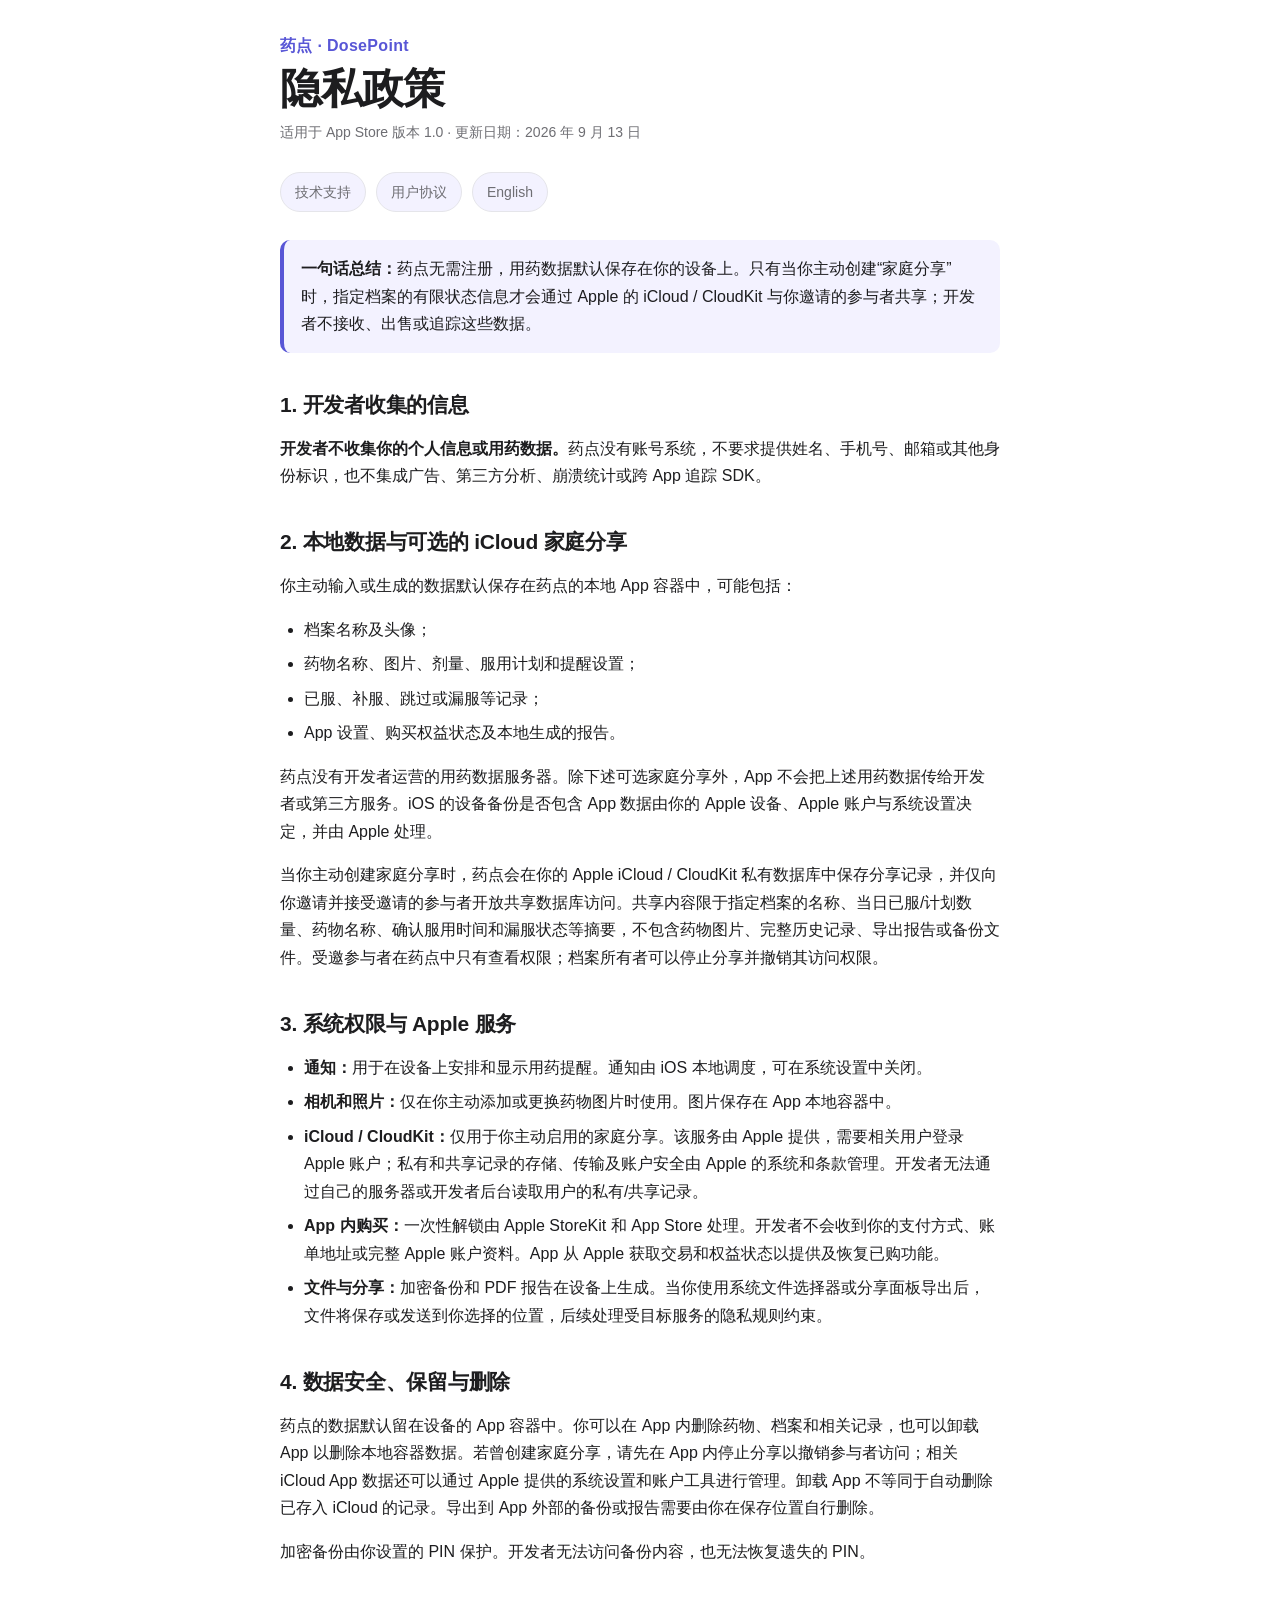
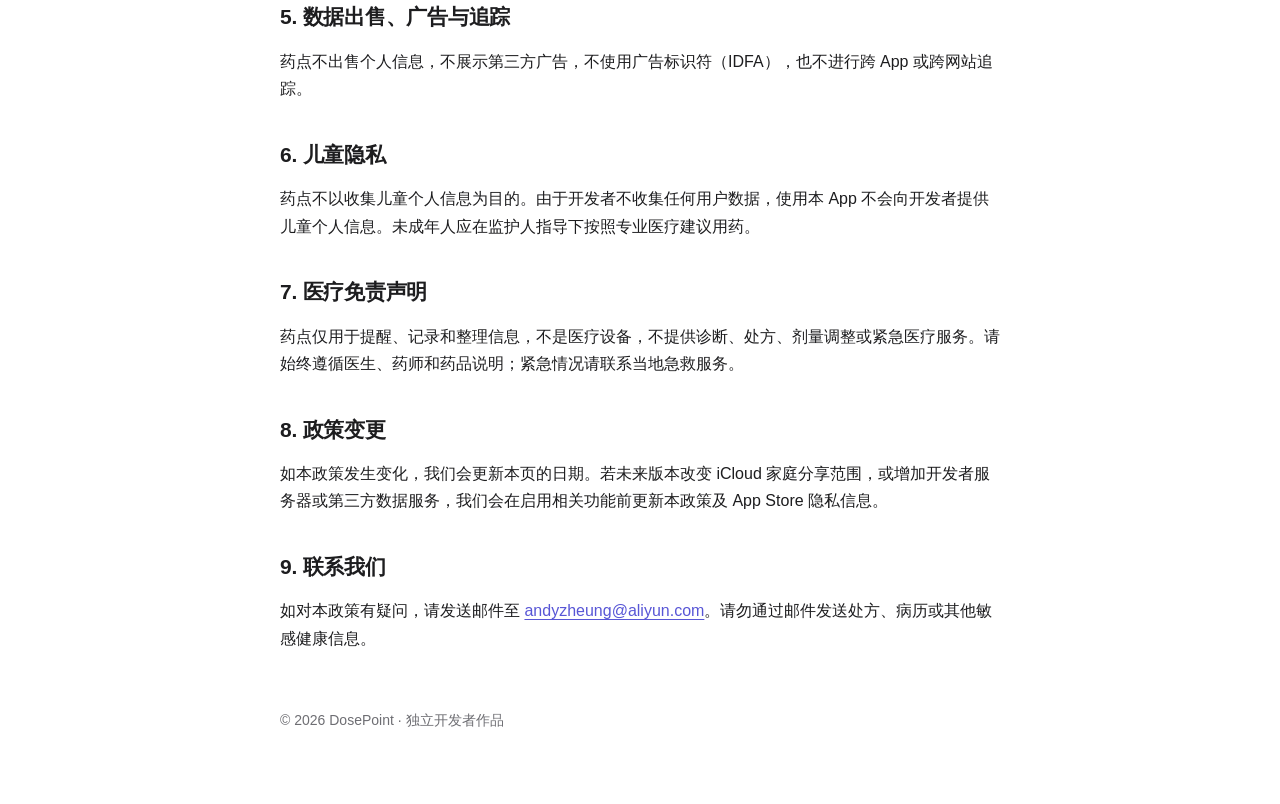
<file: zh/privacy.html>
<!doctype html>
<html lang="zh-CN">
<head>
  <meta charset="utf-8">
  <meta name="viewport" content="width=device-width, initial-scale=1">
  <meta name="description" content="药点 DosePoint 隐私政策。">
  <title>隐私政策 · 药点 DosePoint</title>
  <link rel="stylesheet" href="../style.css">
</head>
<body>
  <header>
    <p class="eyebrow">药点 · DosePoint</p>
    <h1>隐私政策</h1>
    <p class="meta">适用于 App Store 版本 1.0 · 更新日期：2026 年 9 月 13 日</p>
  </header>
  <nav class="nav" aria-label="相关页面">
    <a href="index.html">技术支持</a>
    <a href="terms.html">用户协议</a>
    <a href="../en/privacy.html" hreflang="en">English</a>
  </nav>
  <div class="callout">
    <p><strong>一句话总结：</strong>药点无需注册，用药数据默认保存在你的设备上。只有当你主动创建“家庭分享”时，指定档案的有限状态信息才会通过 Apple 的 iCloud / CloudKit 与你邀请的参与者共享；开发者不接收、出售或追踪这些数据。</p>
  </div>
  <main>
    <h2>1. 开发者收集的信息</h2>
    <p><strong>开发者不收集你的个人信息或用药数据。</strong>药点没有账号系统，不要求提供姓名、手机号、邮箱或其他身份标识，也不集成广告、第三方分析、崩溃统计或跨 App 追踪 SDK。</p>
    <h2>2. 本地数据与可选的 iCloud 家庭分享</h2>
    <p>你主动输入或生成的数据默认保存在药点的本地 App 容器中，可能包括：</p>
    <ul>
      <li>档案名称及头像；</li>
      <li>药物名称、图片、剂量、服用计划和提醒设置；</li>
      <li>已服、补服、跳过或漏服等记录；</li>
      <li>App 设置、购买权益状态及本地生成的报告。</li>
    </ul>
    <p>药点没有开发者运营的用药数据服务器。除下述可选家庭分享外，App 不会把上述用药数据传给开发者或第三方服务。iOS 的设备备份是否包含 App 数据由你的 Apple 设备、Apple 账户与系统设置决定，并由 Apple 处理。</p>
    <p>当你主动创建家庭分享时，药点会在你的 Apple iCloud / CloudKit 私有数据库中保存分享记录，并仅向你邀请并接受邀请的参与者开放共享数据库访问。共享内容限于指定档案的名称、当日已服/计划数量、药物名称、确认服用时间和漏服状态等摘要，不包含药物图片、完整历史记录、导出报告或备份文件。受邀参与者在药点中只有查看权限；档案所有者可以停止分享并撤销其访问权限。</p>
    <h2>3. 系统权限与 Apple 服务</h2>
    <ul>
      <li><strong>通知：</strong>用于在设备上安排和显示用药提醒。通知由 iOS 本地调度，可在系统设置中关闭。</li>
      <li><strong>相机和照片：</strong>仅在你主动添加或更换药物图片时使用。图片保存在 App 本地容器中。</li>
      <li><strong>iCloud / CloudKit：</strong>仅用于你主动启用的家庭分享。该服务由 Apple 提供，需要相关用户登录 Apple 账户；私有和共享记录的存储、传输及账户安全由 Apple 的系统和条款管理。开发者无法通过自己的服务器或开发者后台读取用户的私有/共享记录。</li>
      <li><strong>App 内购买：</strong>一次性解锁由 Apple StoreKit 和 App Store 处理。开发者不会收到你的支付方式、账单地址或完整 Apple 账户资料。App 从 Apple 获取交易和权益状态以提供及恢复已购功能。</li>
      <li><strong>文件与分享：</strong>加密备份和 PDF 报告在设备上生成。当你使用系统文件选择器或分享面板导出后，文件将保存或发送到你选择的位置，后续处理受目标服务的隐私规则约束。</li>
    </ul>
    <h2>4. 数据安全、保留与删除</h2>
    <p>药点的数据默认留在设备的 App 容器中。你可以在 App 内删除药物、档案和相关记录，也可以卸载 App 以删除本地容器数据。若曾创建家庭分享，请先在 App 内停止分享以撤销参与者访问；相关 iCloud App 数据还可以通过 Apple 提供的系统设置和账户工具进行管理。卸载 App 不等同于自动删除已存入 iCloud 的记录。导出到 App 外部的备份或报告需要由你在保存位置自行删除。</p>
    <p>加密备份由你设置的 PIN 保护。开发者无法访问备份内容，也无法恢复遗失的 PIN。</p>
    <h2>5. 数据出售、广告与追踪</h2>
    <p>药点不出售个人信息，不展示第三方广告，不使用广告标识符（IDFA），也不进行跨 App 或跨网站追踪。</p>
    <h2>6. 儿童隐私</h2>
    <p>药点不以收集儿童个人信息为目的。由于开发者不收集任何用户数据，使用本 App 不会向开发者提供儿童个人信息。未成年人应在监护人指导下按照专业医疗建议用药。</p>
    <h2>7. 医疗免责声明</h2>
    <p>药点仅用于提醒、记录和整理信息，不是医疗设备，不提供诊断、处方、剂量调整或紧急医疗服务。请始终遵循医生、药师和药品说明；紧急情况请联系当地急救服务。</p>
    <h2>8. 政策变更</h2>
    <p>如本政策发生变化，我们会更新本页的日期。若未来版本改变 iCloud 家庭分享范围，或增加开发者服务器或第三方数据服务，我们会在启用相关功能前更新本政策及 App Store 隐私信息。</p>
    <h2>9. 联系我们</h2>
    <p>如对本政策有疑问，请发送邮件至 <a href="mailto:andyzheung@aliyun.com?subject=DosePoint%20Privacy">andyzheung@aliyun.com</a>。请勿通过邮件发送处方、病历或其他敏感健康信息。</p>
  </main>
  <footer>© 2026 DosePoint · 独立开发者作品</footer>
</body>
</html>
</file>
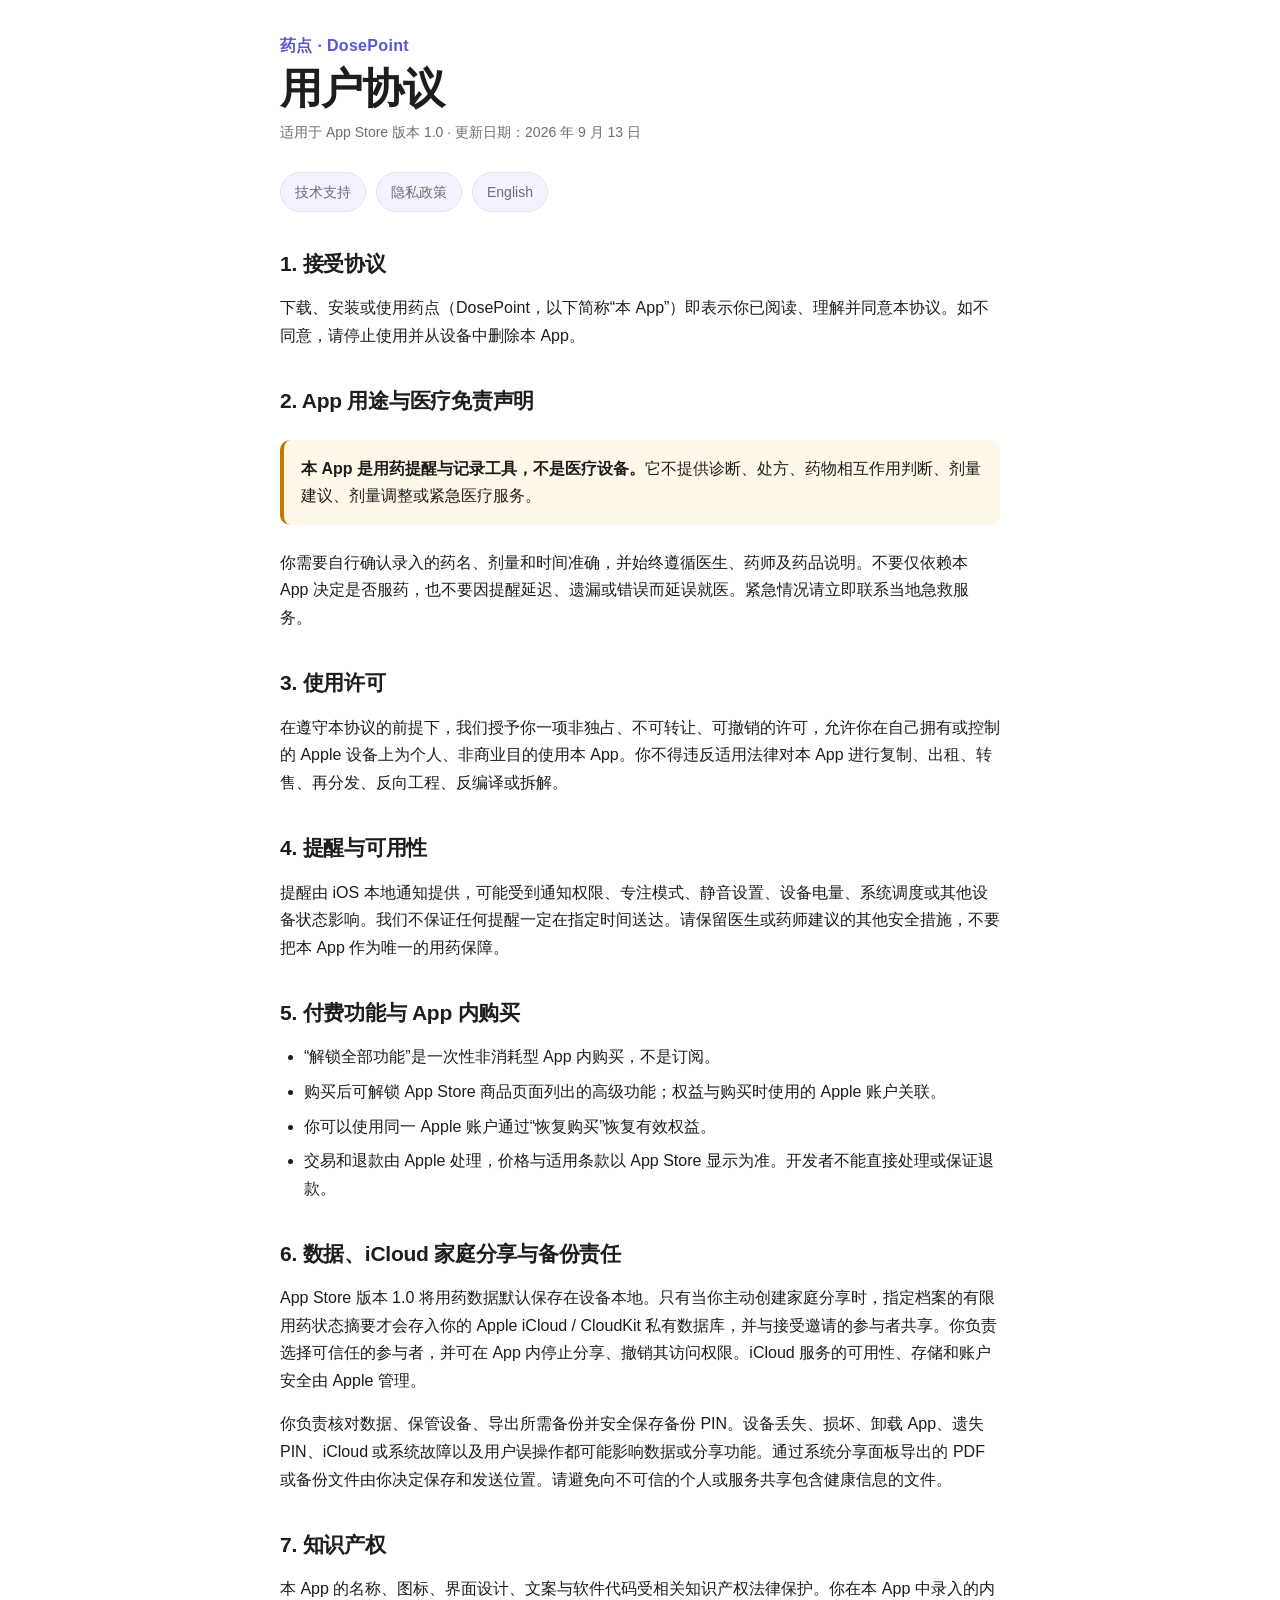
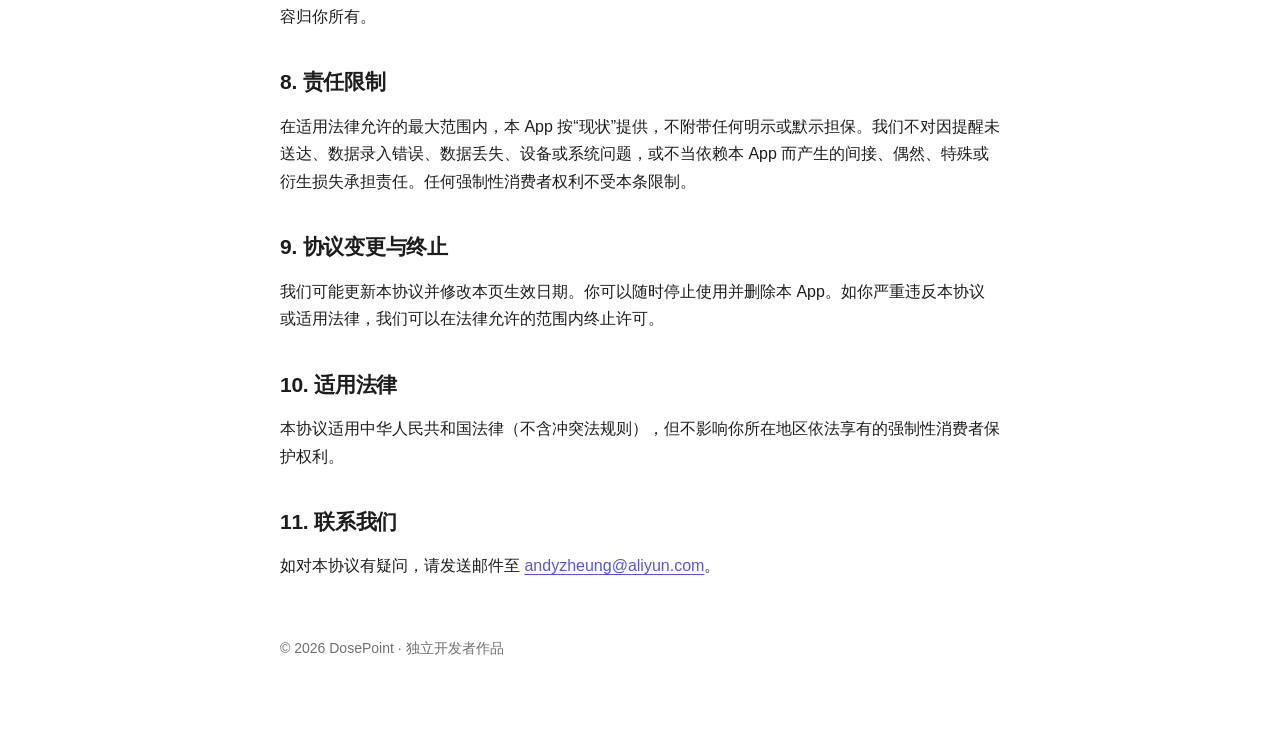
<file: zh/terms.html>
<!doctype html>
<html lang="zh-CN">
<head>
  <meta charset="utf-8">
  <meta name="viewport" content="width=device-width, initial-scale=1">
  <meta name="description" content="药点 DosePoint 用户协议。">
  <title>用户协议 · 药点 DosePoint</title>
  <link rel="stylesheet" href="../style.css">
</head>
<body>
  <header><p class="eyebrow">药点 · DosePoint</p><h1>用户协议</h1><p class="meta">适用于 App Store 版本 1.0 · 更新日期：2026 年 9 月 13 日</p></header>
  <nav class="nav" aria-label="相关页面"><a href="index.html">技术支持</a><a href="privacy.html">隐私政策</a><a href="../en/terms.html" hreflang="en">English</a></nav>
  <main>
    <h2>1. 接受协议</h2><p>下载、安装或使用药点（DosePoint，以下简称“本 App”）即表示你已阅读、理解并同意本协议。如不同意，请停止使用并从设备中删除本 App。</p>
    <h2>2. App 用途与医疗免责声明</h2><div class="callout warning"><p><strong>本 App 是用药提醒与记录工具，不是医疗设备。</strong>它不提供诊断、处方、药物相互作用判断、剂量建议、剂量调整或紧急医疗服务。</p></div><p>你需要自行确认录入的药名、剂量和时间准确，并始终遵循医生、药师及药品说明。不要仅依赖本 App 决定是否服药，也不要因提醒延迟、遗漏或错误而延误就医。紧急情况请立即联系当地急救服务。</p>
    <h2>3. 使用许可</h2><p>在遵守本协议的前提下，我们授予你一项非独占、不可转让、可撤销的许可，允许你在自己拥有或控制的 Apple 设备上为个人、非商业目的使用本 App。你不得违反适用法律对本 App 进行复制、出租、转售、再分发、反向工程、反编译或拆解。</p>
    <h2>4. 提醒与可用性</h2><p>提醒由 iOS 本地通知提供，可能受到通知权限、专注模式、静音设置、设备电量、系统调度或其他设备状态影响。我们不保证任何提醒一定在指定时间送达。请保留医生或药师建议的其他安全措施，不要把本 App 作为唯一的用药保障。</p>
    <h2>5. 付费功能与 App 内购买</h2><ul><li>“解锁全部功能”是一次性非消耗型 App 内购买，不是订阅。</li><li>购买后可解锁 App Store 商品页面列出的高级功能；权益与购买时使用的 Apple 账户关联。</li><li>你可以使用同一 Apple 账户通过“恢复购买”恢复有效权益。</li><li>交易和退款由 Apple 处理，价格与适用条款以 App Store 显示为准。开发者不能直接处理或保证退款。</li></ul>
    <h2>6. 数据、iCloud 家庭分享与备份责任</h2><p>App Store 版本 1.0 将用药数据默认保存在设备本地。只有当你主动创建家庭分享时，指定档案的有限用药状态摘要才会存入你的 Apple iCloud / CloudKit 私有数据库，并与接受邀请的参与者共享。你负责选择可信任的参与者，并可在 App 内停止分享、撤销其访问权限。iCloud 服务的可用性、存储和账户安全由 Apple 管理。</p><p>你负责核对数据、保管设备、导出所需备份并安全保存备份 PIN。设备丢失、损坏、卸载 App、遗失 PIN、iCloud 或系统故障以及用户误操作都可能影响数据或分享功能。通过系统分享面板导出的 PDF 或备份文件由你决定保存和发送位置。请避免向不可信的个人或服务共享包含健康信息的文件。</p>
    <h2>7. 知识产权</h2><p>本 App 的名称、图标、界面设计、文案与软件代码受相关知识产权法律保护。你在本 App 中录入的内容归你所有。</p>
    <h2>8. 责任限制</h2><p>在适用法律允许的最大范围内，本 App 按“现状”提供，不附带任何明示或默示担保。我们不对因提醒未送达、数据录入错误、数据丢失、设备或系统问题，或不当依赖本 App 而产生的间接、偶然、特殊或衍生损失承担责任。任何强制性消费者权利不受本条限制。</p>
    <h2>9. 协议变更与终止</h2><p>我们可能更新本协议并修改本页生效日期。你可以随时停止使用并删除本 App。如你严重违反本协议或适用法律，我们可以在法律允许的范围内终止许可。</p>
    <h2>10. 适用法律</h2><p>本协议适用中华人民共和国法律（不含冲突法规则），但不影响你所在地区依法享有的强制性消费者保护权利。</p>
    <h2>11. 联系我们</h2><p>如对本协议有疑问，请发送邮件至 <a href="mailto:andyzheung@aliyun.com?subject=DosePoint%20Terms">andyzheung@aliyun.com</a>。</p>
  </main>
  <footer>© 2026 DosePoint · 独立开发者作品</footer>
</body>
</html>
</file>
<file: style.css>
:root {
  color-scheme: light dark;
  --bg: #ffffff;
  --surface: #f3f2ff;
  --surface-warning: #fff8e8;
  --text: #1d1d1f;
  --text-dim: #6e6e73;
  --border: #e5e5ea;
  --accent: #5856d6;
  --warning: #c77700;
}

@media (prefers-color-scheme: dark) {
  :root {
    --bg: #000000;
    --surface: #201f39;
    --surface-warning: #352b19;
    --text: #f5f5f7;
    --text-dim: #a1a1a6;
    --border: #38383a;
    --accent: #7d7aff;
    --warning: #ffb340;
  }
}

* { box-sizing: border-box; }

html { scroll-behavior: smooth; }

body {
  max-width: 760px;
  margin: 0 auto;
  padding: 32px 20px 72px;
  font: 16px/1.72 -apple-system, BlinkMacSystemFont, "SF Pro Text", "PingFang SC", "Helvetica Neue", Arial, sans-serif;
  color: var(--text);
  background: var(--bg);
  -webkit-text-size-adjust: 100%;
}

h1 {
  margin: 4px 0 6px;
  font-size: clamp(30px, 7vw, 42px);
  line-height: 1.2;
  letter-spacing: -0.025em;
}

h2 {
  margin: 38px 0 10px;
  font-size: 21px;
  line-height: 1.35;
  letter-spacing: -0.012em;
}

h3 {
  margin: 26px 0 8px;
  font-size: 17px;
  line-height: 1.4;
}

p, li { color: var(--text); }
ul, ol { padding-left: 24px; }
li { margin: 7px 0; }

a {
  color: var(--accent);
  text-decoration-thickness: 1px;
  text-underline-offset: 3px;
}

a:hover { text-decoration-thickness: 2px; }
a:focus-visible { outline: 3px solid var(--accent); outline-offset: 3px; border-radius: 4px; }

.eyebrow {
  margin: 0;
  color: var(--accent);
  font-weight: 700;
  letter-spacing: 0.02em;
}

.meta {
  margin: 0 0 28px;
  color: var(--text-dim);
  font-size: 14px;
}

.nav {
  display: flex;
  flex-wrap: wrap;
  gap: 10px;
  margin: 28px 0;
}

.nav a {
  padding: 7px 14px;
  border: 1px solid var(--border);
  border-radius: 999px;
  color: var(--text-dim);
  background: var(--surface);
  font-size: 14px;
  text-decoration: none;
}

.nav a:hover { border-color: var(--accent); color: var(--accent); }

.callout {
  margin: 24px 0;
  padding: 15px 17px;
  border-left: 4px solid var(--accent);
  border-radius: 10px;
  background: var(--surface);
}

.callout.warning {
  border-left-color: var(--warning);
  background: var(--surface-warning);
}

.callout p { margin: 0; }
.callout p + p { margin-top: 12px; }

hr {
  margin: 56px 0;
  border: 0;
  border-top: 1px solid var(--border);
}

footer {
  margin-top: 56px;
  color: var(--text-dim);
  font-size: 14px;
}

.language-grid {
  display: grid;
  grid-template-columns: repeat(auto-fit, minmax(240px, 1fr));
  gap: 16px;
  margin-top: 28px;
}

.language-card {
  display: grid;
  gap: 6px;
  min-height: 132px;
  padding: 24px;
  border: 1px solid var(--border);
  border-radius: 18px;
  background: var(--surface);
  text-decoration: none;
}

.language-card strong { font-size: 24px; }
.language-card span { color: var(--text-dim); }
.language-card:hover { border-color: var(--accent); }

@media (max-width: 480px) {
  body { padding-top: 24px; }
  .nav { gap: 8px; }
  .nav a { padding: 6px 12px; }
}

@media print {
  .nav { display: none; }
  body { max-width: none; color: #000; background: #fff; }
  a { color: #000; }
}
</file>
